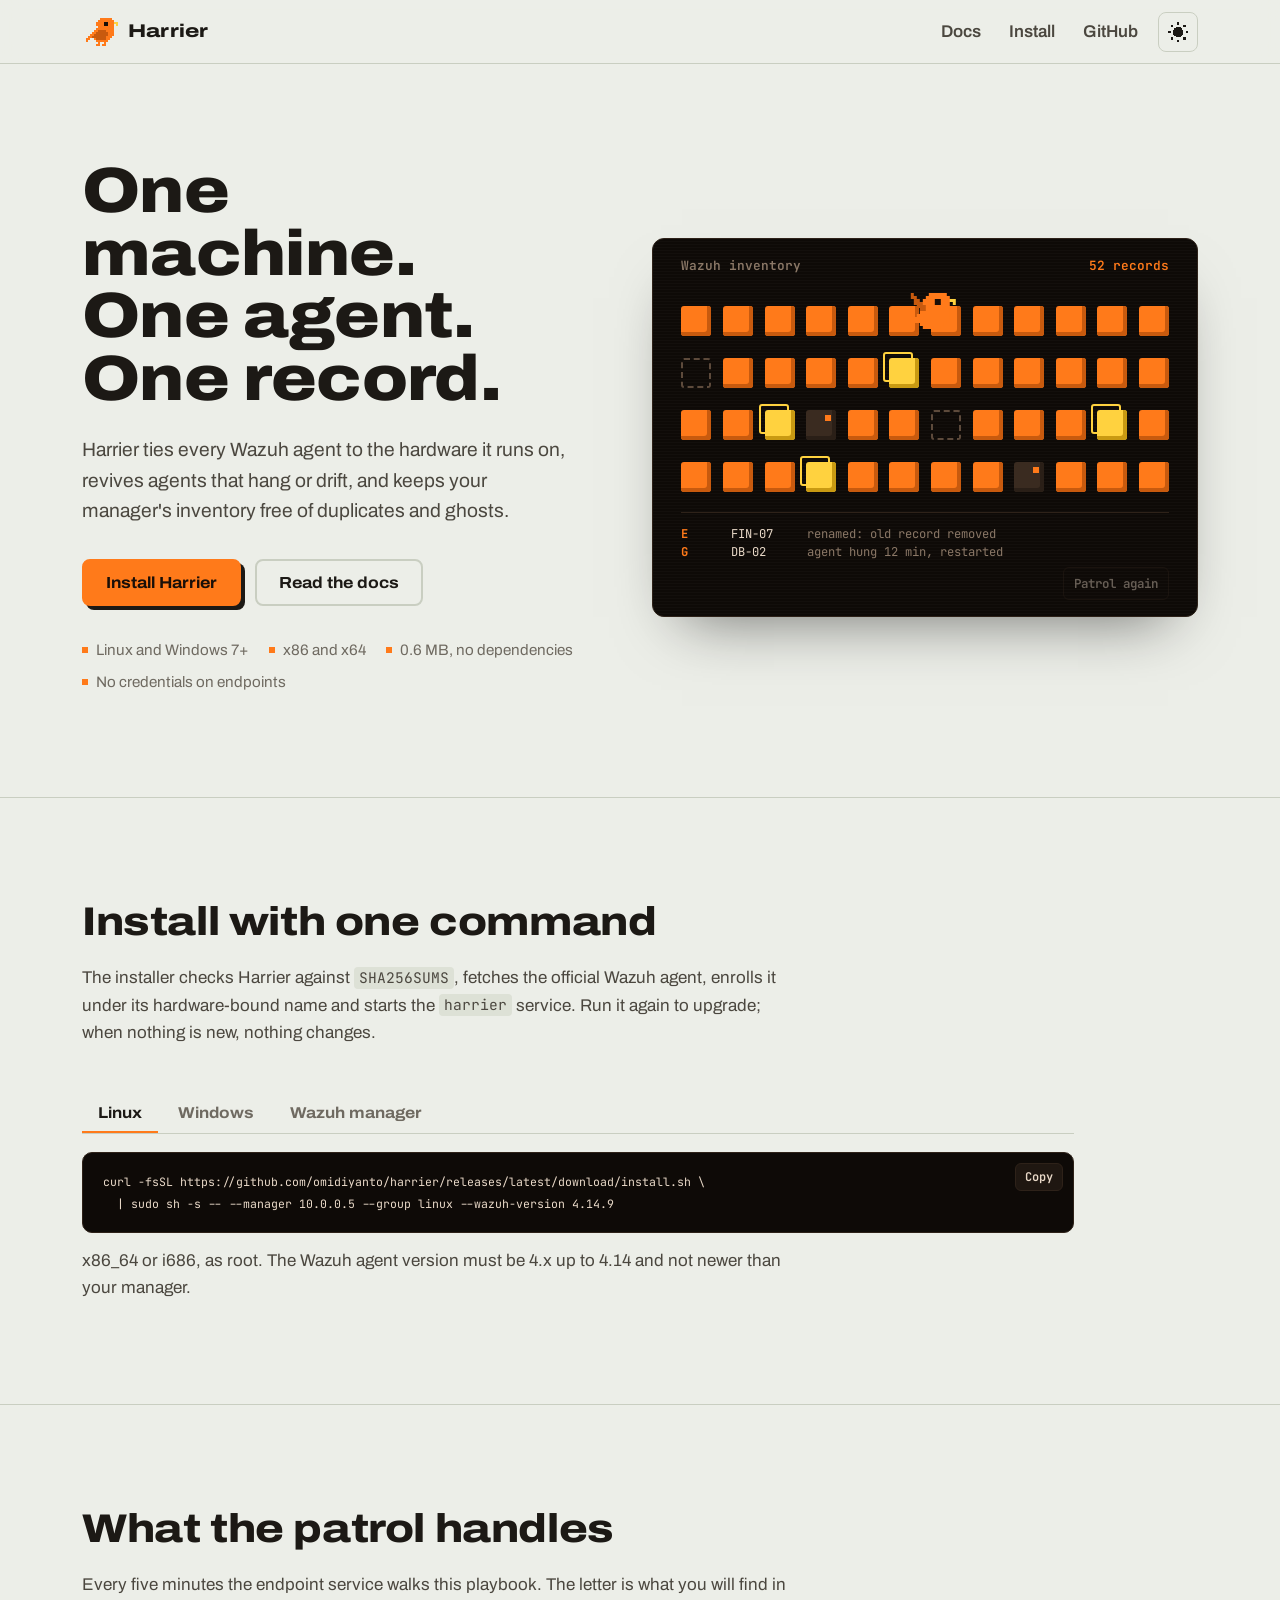
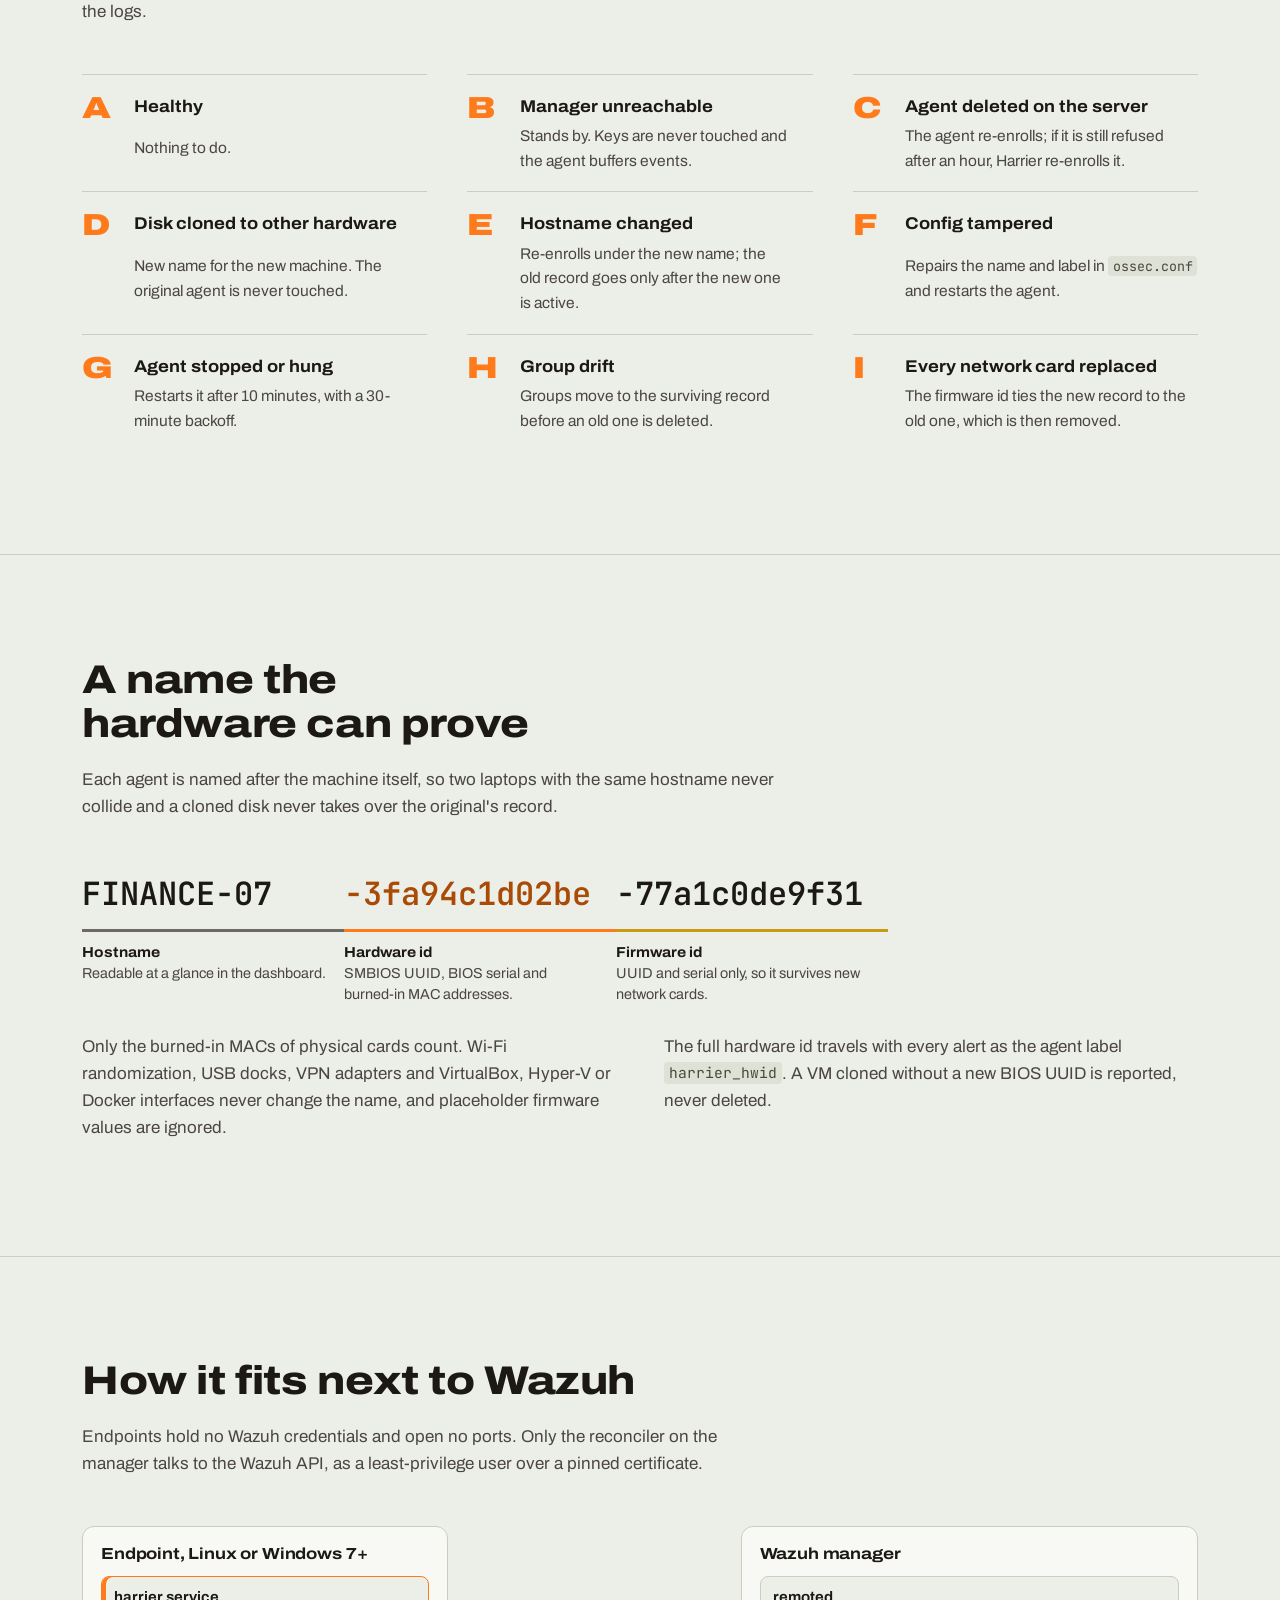
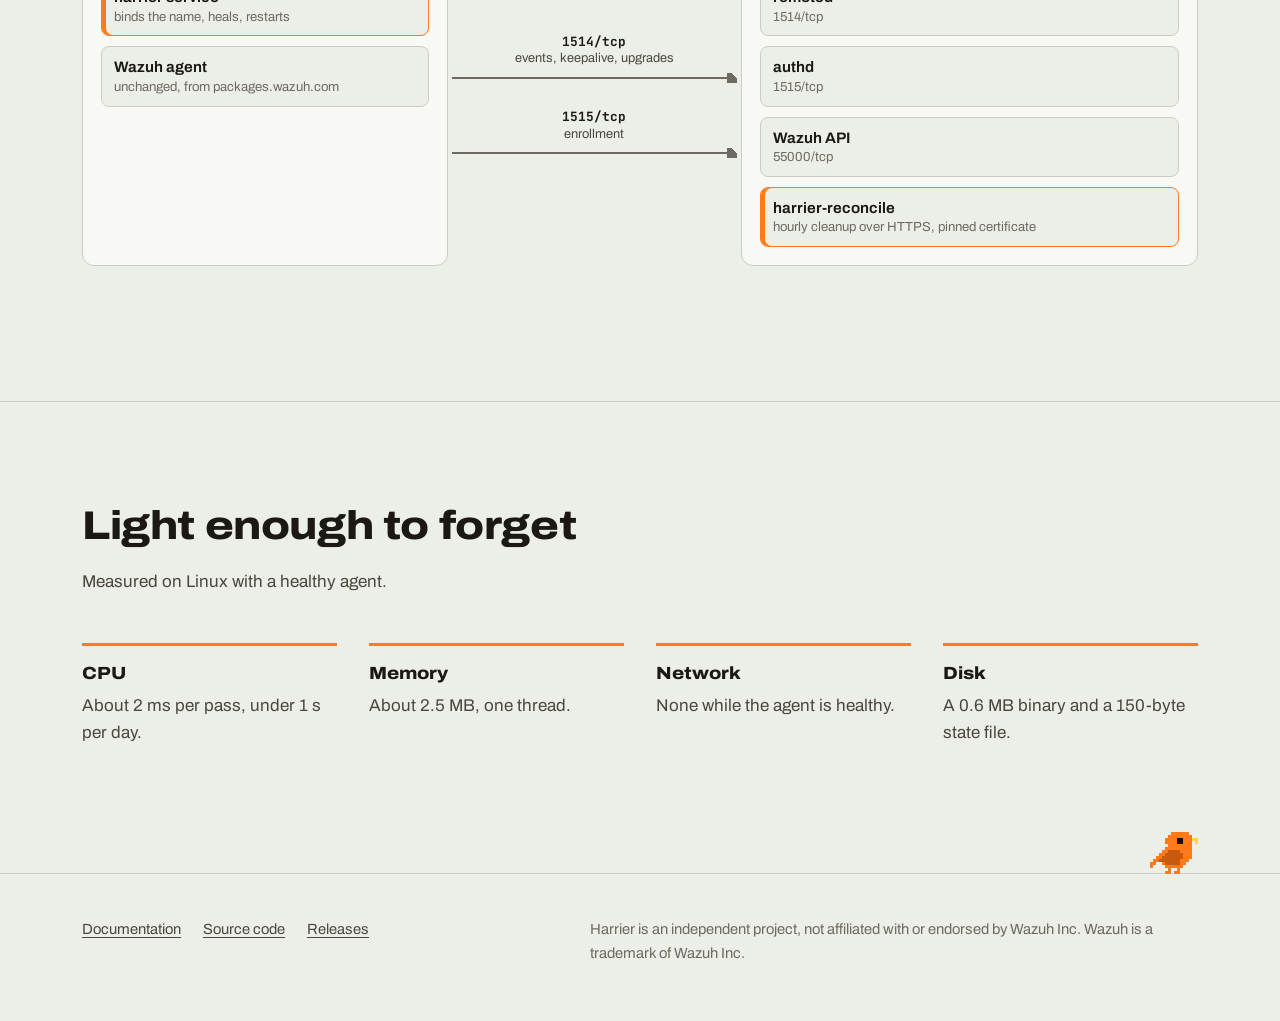
<file: site/index.html>
<!doctype html>
<html lang="en" data-theme="dark">
<head>
<meta charset="utf-8">
<meta name="viewport" content="width=device-width, initial-scale=1">
<title>Harrier, the fleet guardian for Wazuh</title>
<meta name="description" content="Harrier ties every Wazuh agent to its hardware, revives agents that hang or drift, and keeps the manager's inventory free of duplicates and ghosts. One dependency-free binary for Linux and Windows 7+.">
<meta name="theme-color" content="#120d0a">
<link rel="icon" href="brand/harrier-icon.svg" type="image/svg+xml">
<link rel="icon" href="brand/harrier-icon-32.png" sizes="32x32" type="image/png">
<link rel="apple-touch-icon" href="brand/harrier-icon-256.png">
<meta property="og:type" content="website">
<meta property="og:title" content="Harrier, the fleet guardian for Wazuh">
<meta property="og:description" content="One machine, one agent, one record. Hardware-bound agent identity, self-healing agents and a clean inventory for Wazuh.">
<meta property="og:image" content="%BASE_URL%/brand/harrier-social.png">
<meta name="twitter:card" content="summary_large_image">
<link rel="preconnect" href="https://fonts.googleapis.com">
<link rel="preconnect" href="https://fonts.gstatic.com" crossorigin>
<link rel="stylesheet" href="https://fonts.googleapis.com/css2?family=Archivo:wdth,wght@62..125,100..900&amp;family=JetBrains+Mono:wght@400;600&amp;display=swap">
<link rel="stylesheet" href="assets/site.css">
<script>try{var t=localStorage.getItem("harrier-theme")}catch(e){}document.documentElement.dataset.theme=t||(matchMedia("(prefers-color-scheme: light)").matches?"light":"dark");</script>
<script src="assets/site.js" defer></script>
<script src="assets/harrier.js" defer></script>
</head>
<body>
<a class="skip" href="#main">Skip to content</a>

<header class="topbar">
  <div class="wrap">
    <a class="brand" href="./" aria-label="Harrier home"><span data-bird="2"></span><span class="brand-name">Harrier</span></a>
    <nav class="topnav" aria-label="Main">
      <a href="docs.html">Docs</a>
      <a class="hide-narrow" href="#install">Install</a>
      <a href="https://github.com/omidiyanto/harrier">GitHub</a>
    </nav>
    <button class="icon-button" type="button" data-theme-toggle aria-pressed="false" aria-label="Switch to light theme">
      <svg class="moon" viewBox="0 0 16 16" shape-rendering="crispEdges" aria-hidden="true"><path fill="currentColor" d="M6 1h4v1H6zM4 2h2v1H4zM3 3h1v1H3zM2 4h1v2H2zM1 6h1v4H1zM2 10h1v2H2zM3 12h1v1H3zM4 13h2v1H4zM6 14h4v1H6zM10 13h2v1h-2zM12 12h1v1h-1zM13 10h1v2h-1zM9 9h4v1H9zM7 7h2v2H7zM6 3h1v4H6z"/></svg>
      <svg class="sun" viewBox="0 0 16 16" shape-rendering="crispEdges" aria-hidden="true"><path fill="currentColor" d="M7 0h2v2H7zM7 14h2v2H7zM0 7h2v2H0zM14 7h2v2h-2zM2 2h2v2H2zM12 2h2v2h-2zM2 12h2v2H2zM12 12h2v2h-2zM6 4h4v1H6zM5 5h6v6H5zM6 11h4v1H6zM4 6h1v4H4zM11 6h1v4h-1z"/></svg>
    </button>
  </div>
</header>

<main id="main">
  <section class="hero">
    <div class="wrap">
      <div>
        <h1><span>One machine.</span> <span>One agent.</span> <span>One record.</span></h1>
        <p class="lede">Harrier ties every Wazuh agent to the hardware it runs on, revives agents that hang or drift, and keeps your manager's inventory free of duplicates and ghosts.</p>
        <div class="actions">
          <a class="button primary" href="#install">Install Harrier</a>
          <a class="button quiet" href="docs.html">Read the docs</a>
        </div>
        <ul class="facts">
          <li>Linux and Windows 7+</li>
          <li>x86 and x64</li>
          <li>0.6 MB, no dependencies</li>
          <li>No credentials on endpoints</li>
        </ul>
      </div>

      <figure class="field">
        <figcaption class="field-head"><span>Wazuh inventory</span><span class="field-count"></span></figcaption>
        <p class="sr-only">Animation: the Harrier bird sweeps a fleet of agent records row by row, restarting hung agents and removing duplicate and stale records until one record per machine is left.</p>
        <div class="field-grid" aria-hidden="true"></div>
        <div class="field-foot">
          <ol class="field-log" aria-hidden="true"></ol>
          <button class="field-again" type="button">Patrol again</button>
        </div>
      </figure>
    </div>
  </section>

  <section class="band" id="install">
    <div class="wrap">
      <div class="band-head">
        <h2>Install with one command</h2>
        <p>The installer checks Harrier against <code>SHA256SUMS</code>, fetches the official Wazuh agent, enrolls it under its hardware-bound name and starts the <code>harrier</code> service. Run it again to upgrade; when nothing is new, nothing changes.</p>
      </div>
      <div class="tabs">
        <div role="tablist" aria-label="Where to install">
          <button role="tab" type="button" id="tab-linux" aria-controls="panel-linux" aria-selected="true">Linux</button>
          <button role="tab" type="button" id="tab-windows" aria-controls="panel-windows" aria-selected="false" tabindex="-1">Windows</button>
          <button role="tab" type="button" id="tab-server" aria-controls="panel-server" aria-selected="false" tabindex="-1">Wazuh manager</button>
        </div>
        <div role="tabpanel" id="panel-linux" aria-labelledby="tab-linux">
<pre><code>curl -fsSL https://github.com/omidiyanto/harrier/releases/latest/download/install.sh \
  | sudo sh -s -- --manager 10.0.0.5 --group linux --wazuh-version 4.14.9</code></pre>
          <p>x86_64 or i686, as root. The Wazuh agent version must be 4.x up to 4.14 and not newer than your manager.</p>
        </div>
        <div role="tabpanel" id="panel-windows" aria-labelledby="tab-windows" hidden>
<pre><code>[Net.ServicePointManager]::SecurityProtocol = 3072; &amp; ([scriptblock]::Create((New-Object Net.WebClient).DownloadString('https://github.com/omidiyanto/harrier/releases/latest/download/install.ps1'))) -Manager 10.0.0.5 -Group windows -WazuhVersion 4.14.9</code></pre>
          <p>x64 or x86, in an elevated PowerShell 3.0 or later. Windows 7 and Server 2008 R2 need WMF 5.1.</p>
        </div>
        <div role="tabpanel" id="panel-server" aria-labelledby="tab-server" hidden>
<pre><code>sudo HARRIER_API_PASSWORD='...' ./harrier-linux-x86_64 setup-server \
  --api-url https://127.0.0.1:55000 --api-user harrier</code></pre>
          <p>On the manager, with a <a href="docs.html#server-setup">least-privilege API user</a>. The first run only shows what would change; after that, <code>harrier-reconcile</code> cleans the inventory every hour.</p>
        </div>
      </div>
    </div>
  </section>

  <section class="band" id="patrol">
    <div class="wrap">
      <div class="band-head">
        <h2>What the patrol handles</h2>
        <p>Every five minutes the endpoint service walks this playbook. The letter is what you will find in the logs.</p>
      </div>
      <ol class="playbook">
        <li><span class="code">A</span><strong>Healthy</strong><span>Nothing to do.</span></li>
        <li><span class="code">B</span><strong>Manager unreachable</strong><span>Stands by. Keys are never touched and the agent buffers events.</span></li>
        <li><span class="code">C</span><strong>Agent deleted on the server</strong><span>The agent re-enrolls; if it is still refused after an hour, Harrier re-enrolls it.</span></li>
        <li><span class="code">D</span><strong>Disk cloned to other hardware</strong><span>New name for the new machine. The original agent is never touched.</span></li>
        <li><span class="code">E</span><strong>Hostname changed</strong><span>Re-enrolls under the new name; the old record goes only after the new one is active.</span></li>
        <li><span class="code">F</span><strong>Config tampered</strong><span>Repairs the name and label in <code>ossec.conf</code> and restarts the agent.</span></li>
        <li><span class="code">G</span><strong>Agent stopped or hung</strong><span>Restarts it after 10 minutes, with a 30-minute backoff.</span></li>
        <li><span class="code">H</span><strong>Group drift</strong><span>Groups move to the surviving record before an old one is deleted.</span></li>
        <li><span class="code">I</span><strong>Every network card replaced</strong><span>The firmware id ties the new record to the old one, which is then removed.</span></li>
      </ol>
    </div>
  </section>

  <section class="band" id="identity">
    <div class="wrap">
      <div class="band-head">
        <h2>A name the hardware can prove</h2>
        <p>Each agent is named after the machine itself, so two laptops with the same hostname never collide and a cloned disk never takes over the original's record.</p>
      </div>
      <div class="anatomy">
        <div><span class="part">FINANCE-07</span><span class="what"><b>Hostname</b>Readable at a glance in the dashboard.</span></div>
        <div class="hw"><span class="part">-3fa94c1d02be</span><span class="what"><b>Hardware id</b>SMBIOS UUID, BIOS serial and burned-in MAC addresses.</span></div>
        <div class="fw"><span class="part">-77a1c0de9f31</span><span class="what"><b>Firmware id</b>UUID and serial only, so it survives new network cards.</span></div>
      </div>
      <div class="split">
        <p>Only the burned-in MACs of physical cards count. Wi-Fi randomization, USB docks, VPN adapters and VirtualBox, Hyper-V or Docker interfaces never change the name, and placeholder firmware values are ignored.</p>
        <p>The full hardware id travels with every alert as the agent label <code>harrier_hwid</code>. A VM cloned without a new BIOS UUID is reported, never deleted.</p>
      </div>
    </div>
  </section>

  <section class="band" id="how">
    <div class="wrap">
      <div class="band-head">
        <h2>How it fits next to Wazuh</h2>
        <p>Endpoints hold no Wazuh credentials and open no ports. Only the reconciler on the manager talks to the Wazuh API, as a least-privilege user over a pinned certificate.</p>
      </div>
      <div class="arch">
        <div class="zone">
          <h3>Endpoint, Linux or Windows 7+</h3>
          <div class="node ours">harrier service<small>binds the name, heals, restarts</small></div>
          <div class="node">Wazuh agent<small>unchanged, from packages.wazuh.com</small></div>
        </div>
        <div class="wires">
          <div class="wire"><b>1514/tcp</b>events, keepalive, upgrades</div>
          <div class="wire"><b>1515/tcp</b>enrollment</div>
        </div>
        <div class="zone">
          <h3>Wazuh manager</h3>
          <div class="node">remoted<small>1514/tcp</small></div>
          <div class="node">authd<small>1515/tcp</small></div>
          <div class="node">Wazuh API<small>55000/tcp</small></div>
          <div class="node ours">harrier-reconcile<small>hourly cleanup over HTTPS, pinned certificate</small></div>
        </div>
      </div>
    </div>
  </section>

  <section class="band" id="footprint">
    <div class="wrap">
      <div class="band-head">
        <h2>Light enough to forget</h2>
        <p>Measured on Linux with a healthy agent.</p>
      </div>
      <dl class="specs">
        <div><dt>CPU</dt><dd>About 2 ms per pass, under 1 s per day.</dd></div>
        <div><dt>Memory</dt><dd>About 2.5 MB, one thread.</dd></div>
        <div><dt>Network</dt><dd>None while the agent is healthy.</dd></div>
        <div><dt>Disk</dt><dd>A 0.6 MB binary and a 150-byte state file.</dd></div>
      </dl>
    </div>
  </section>
</main>

<footer class="footer">
  <div class="wrap">
    <span class="footer-perch" data-bird="3" data-idle data-talk></span>
    <nav aria-label="Footer">
      <a href="docs.html">Documentation</a>
      <a href="https://github.com/omidiyanto/harrier">Source code</a>
      <a href="https://github.com/omidiyanto/harrier/releases">Releases</a>
    </nav>
    <p>Harrier is an independent project, not affiliated with or endorsed by Wazuh Inc. Wazuh is a trademark of Wazuh Inc.</p>
  </div>
</footer>
</body>
</html>
</file>
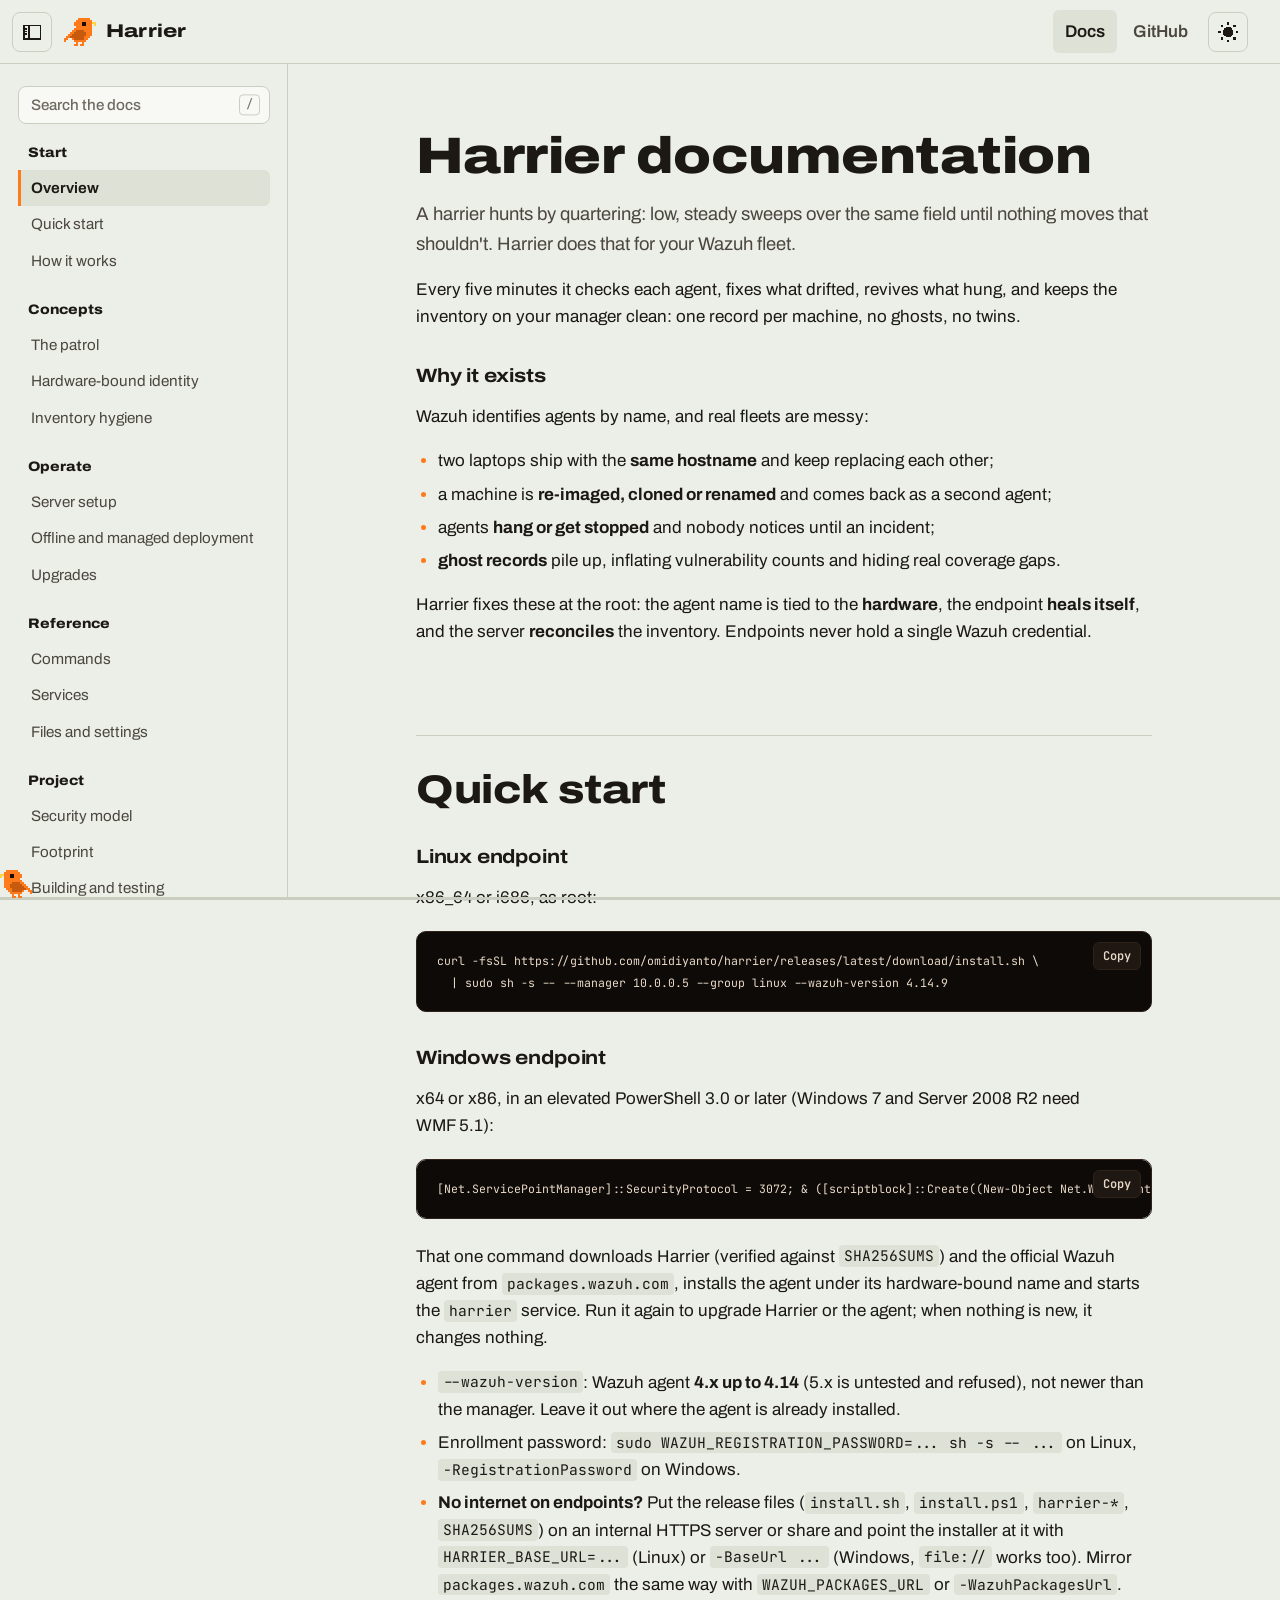
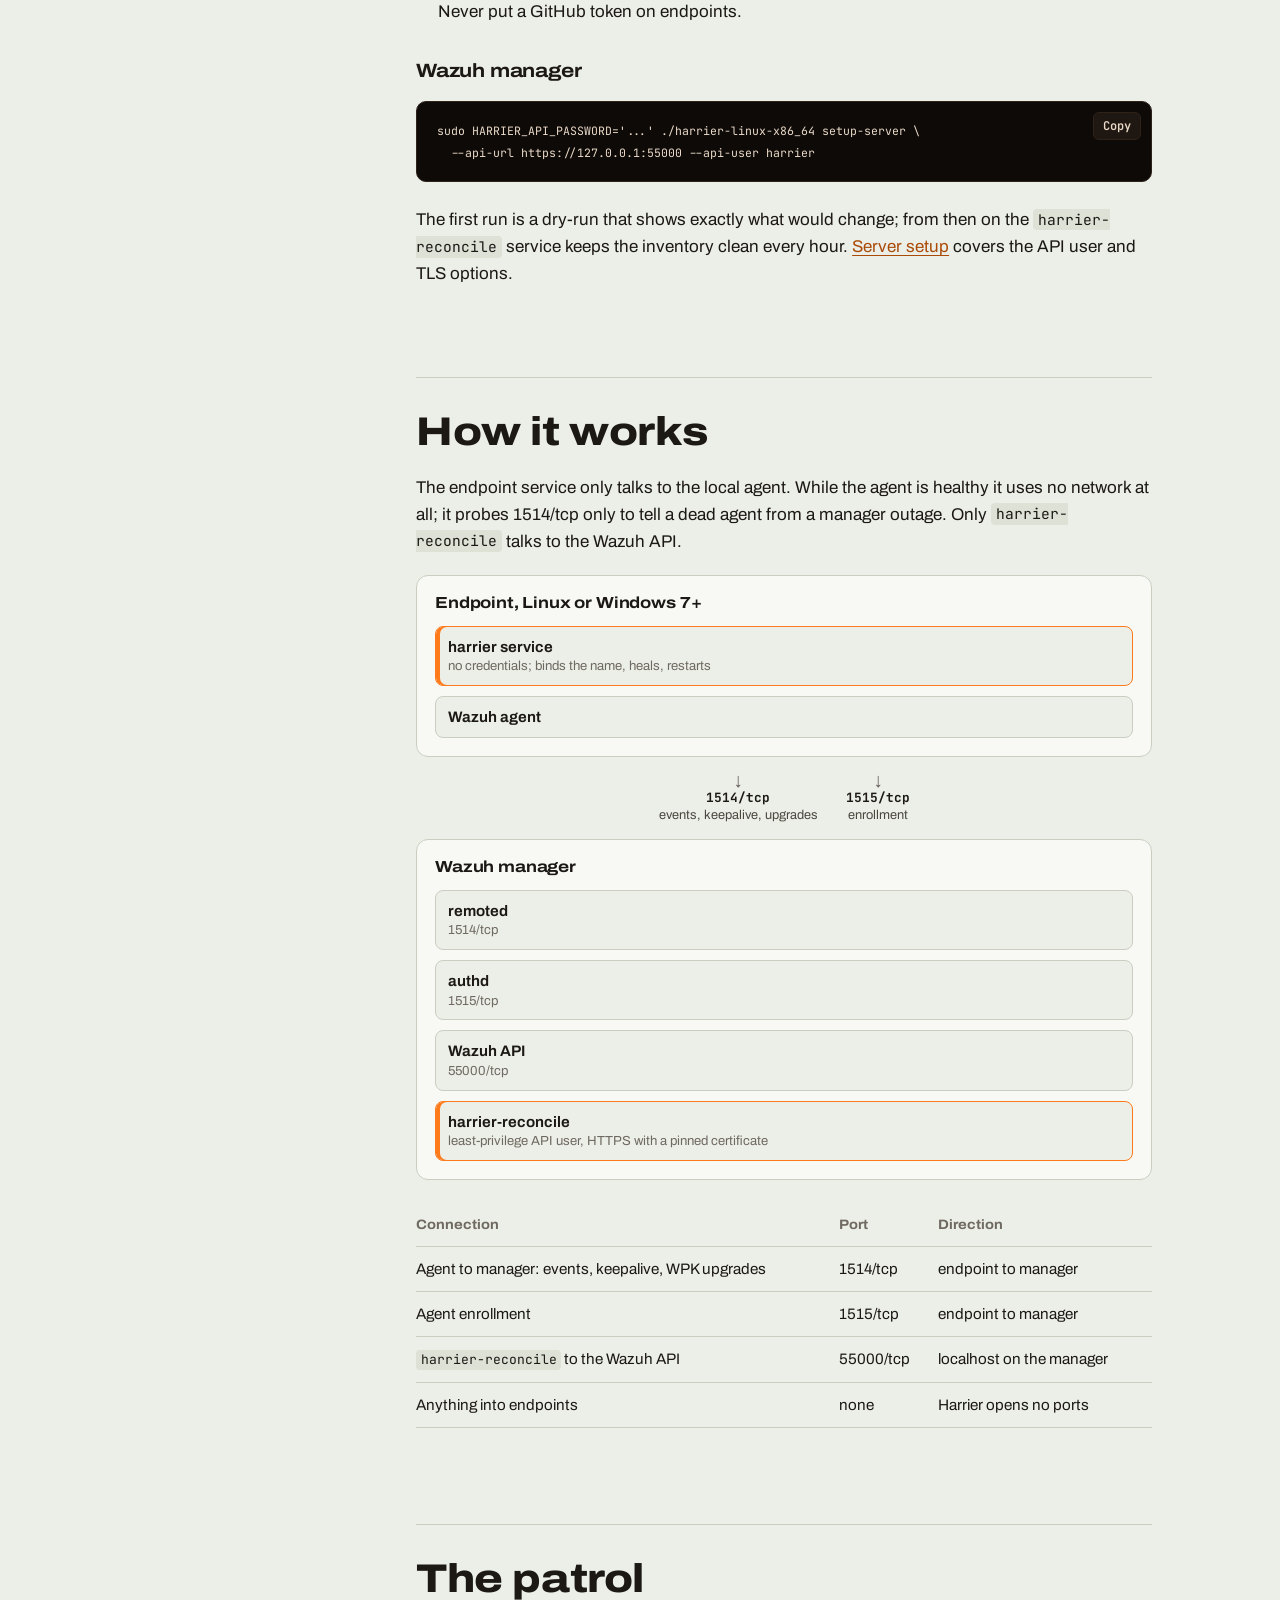
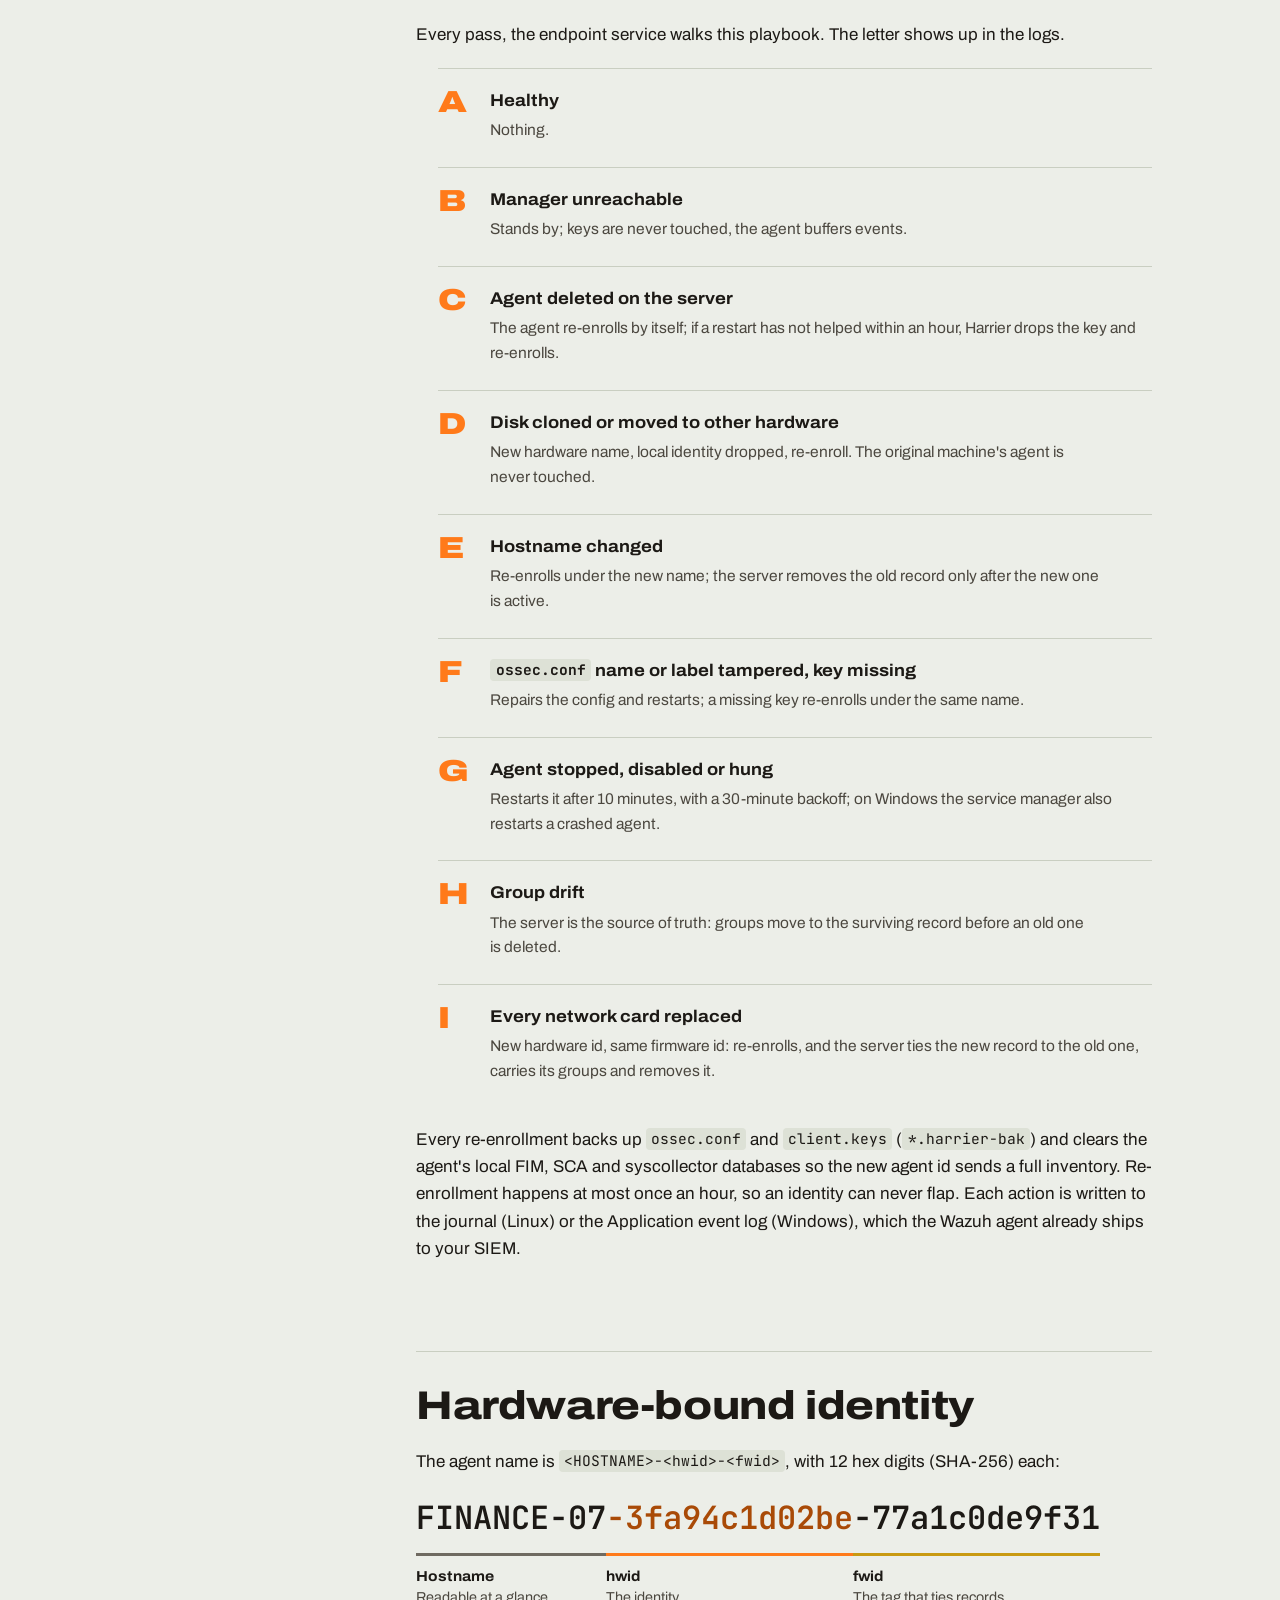
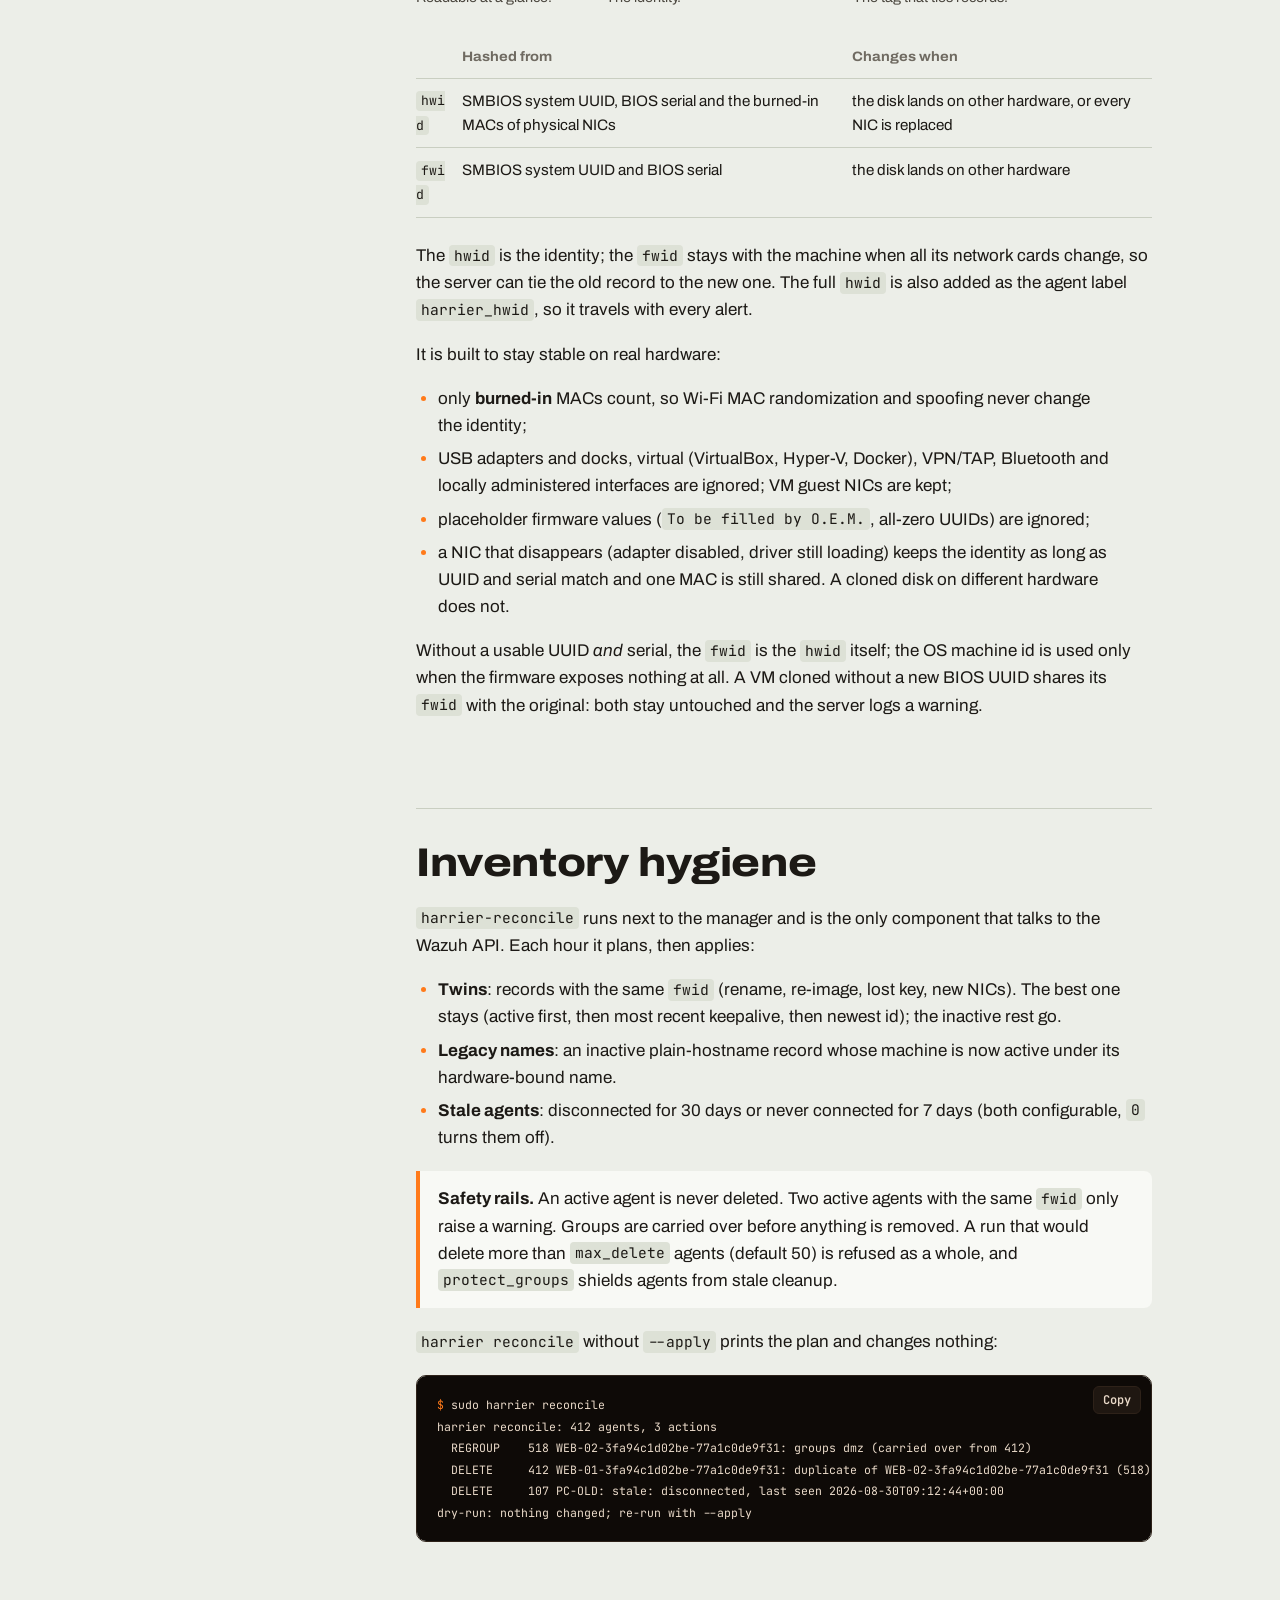
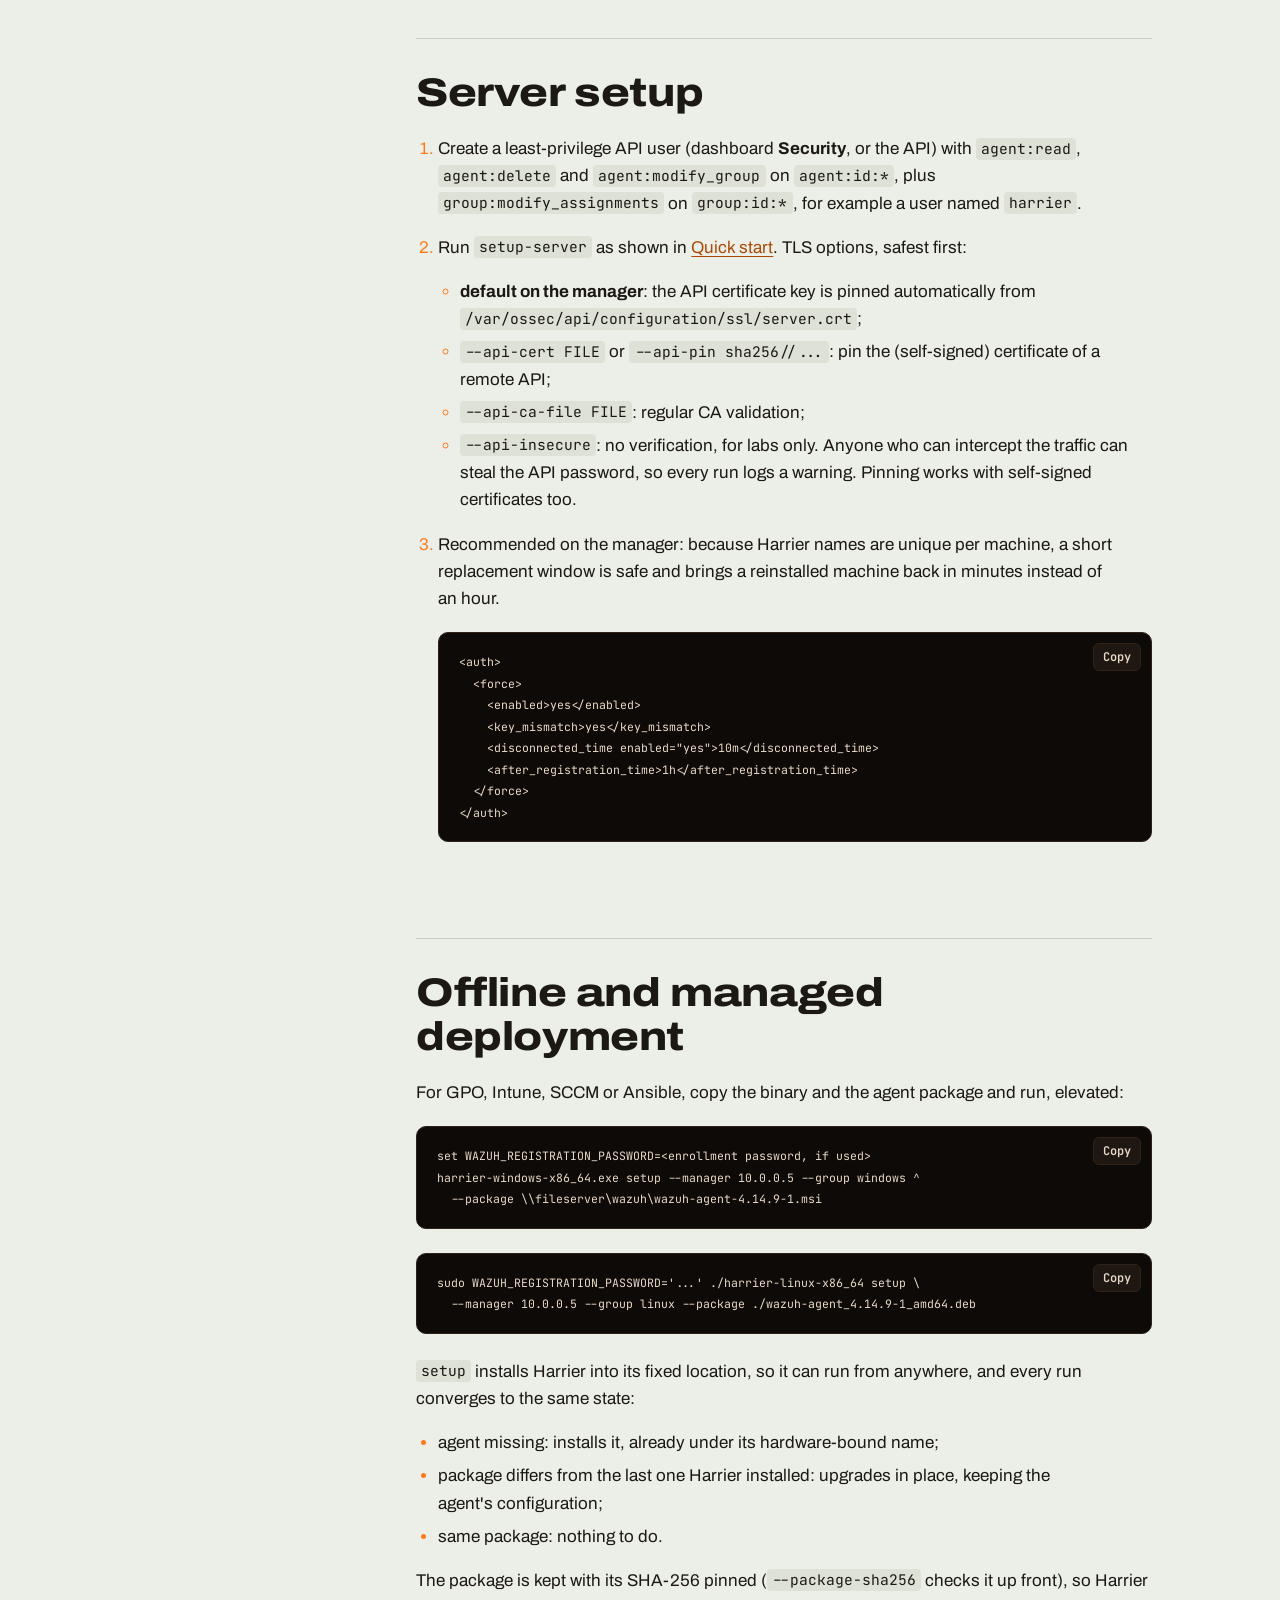
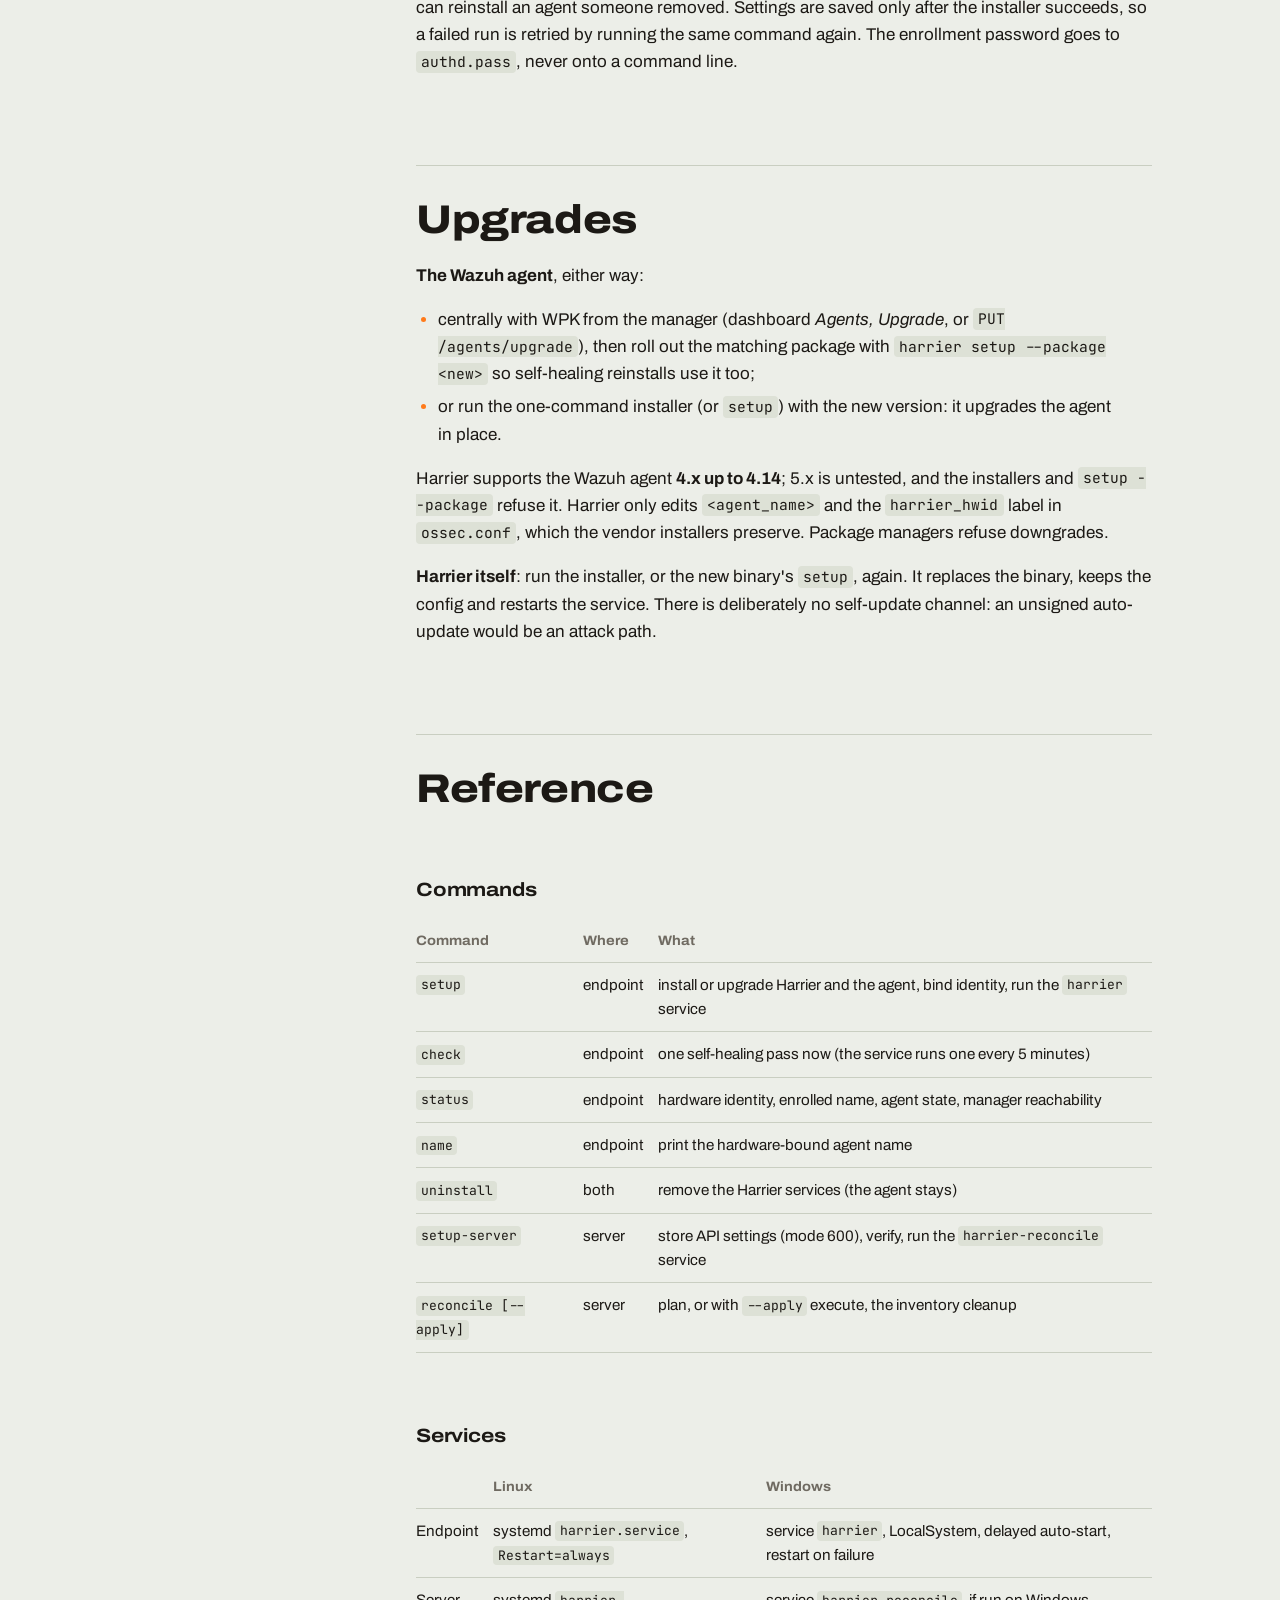
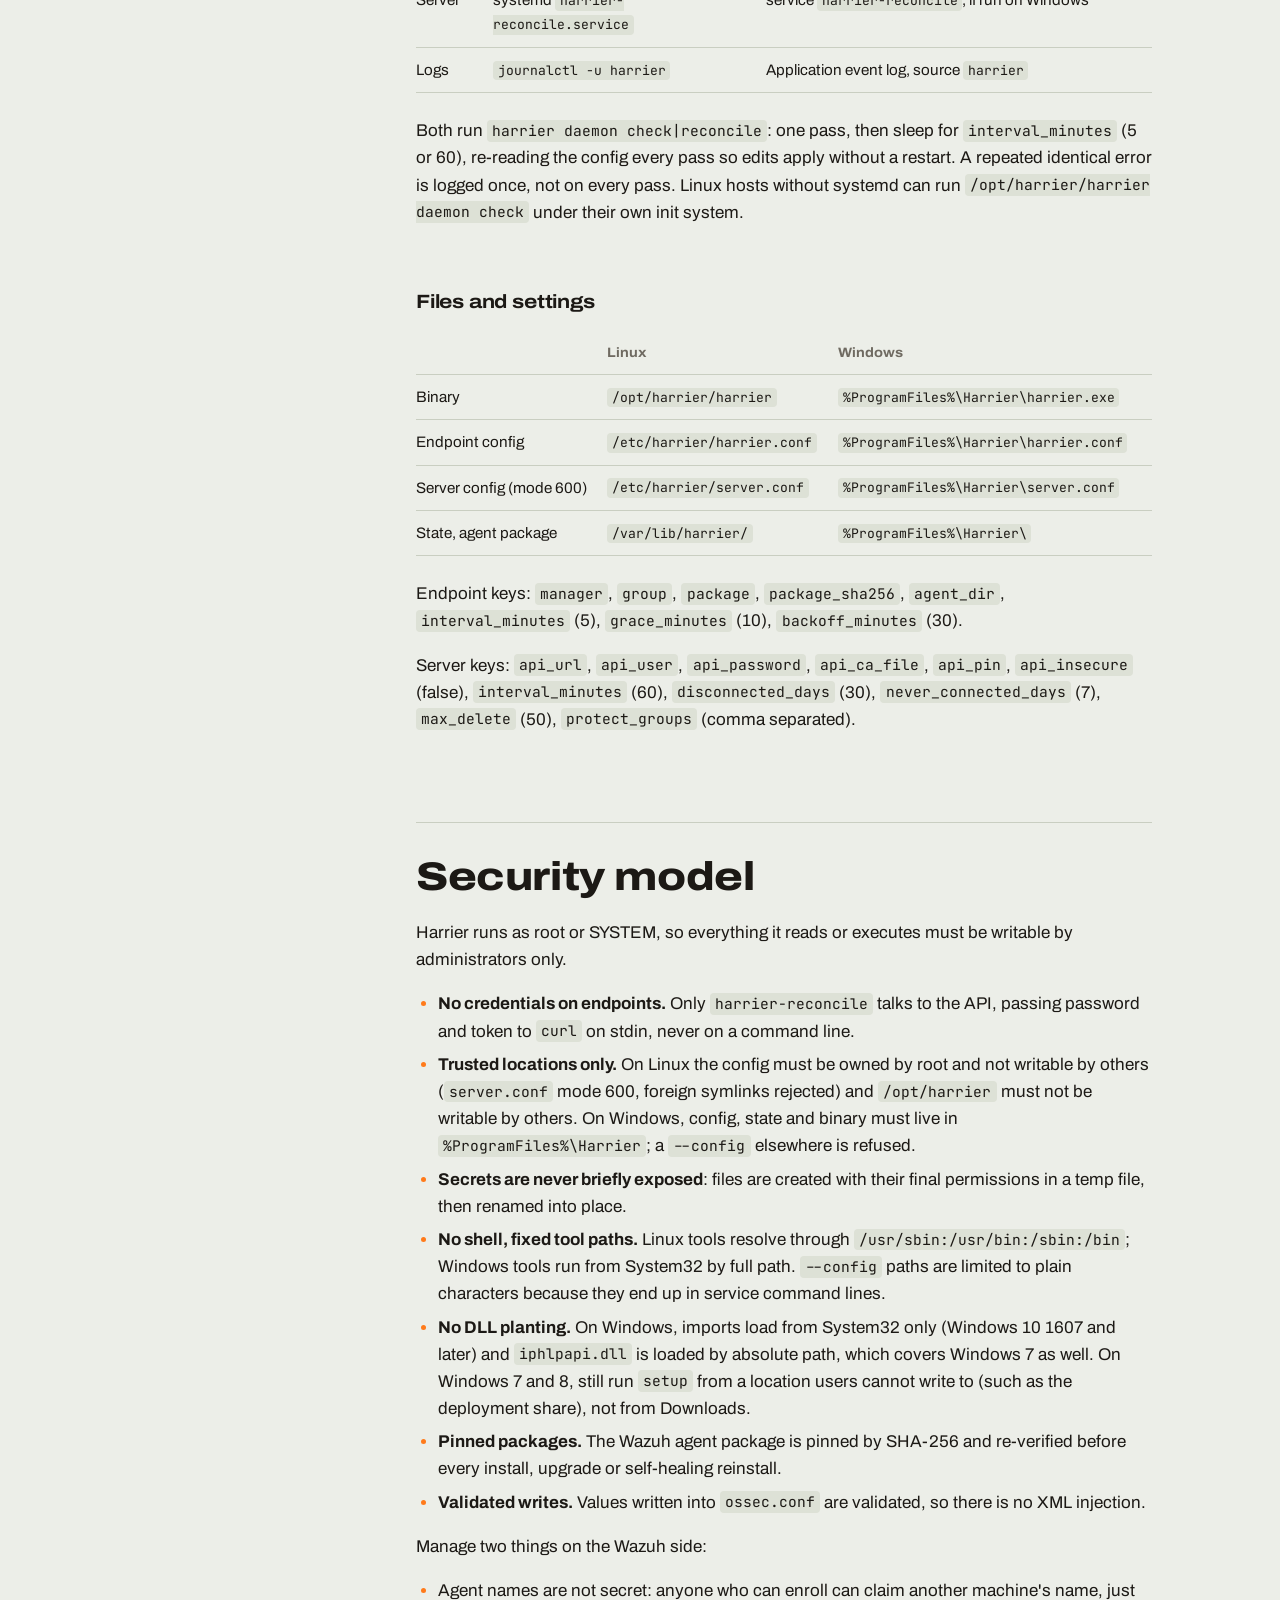
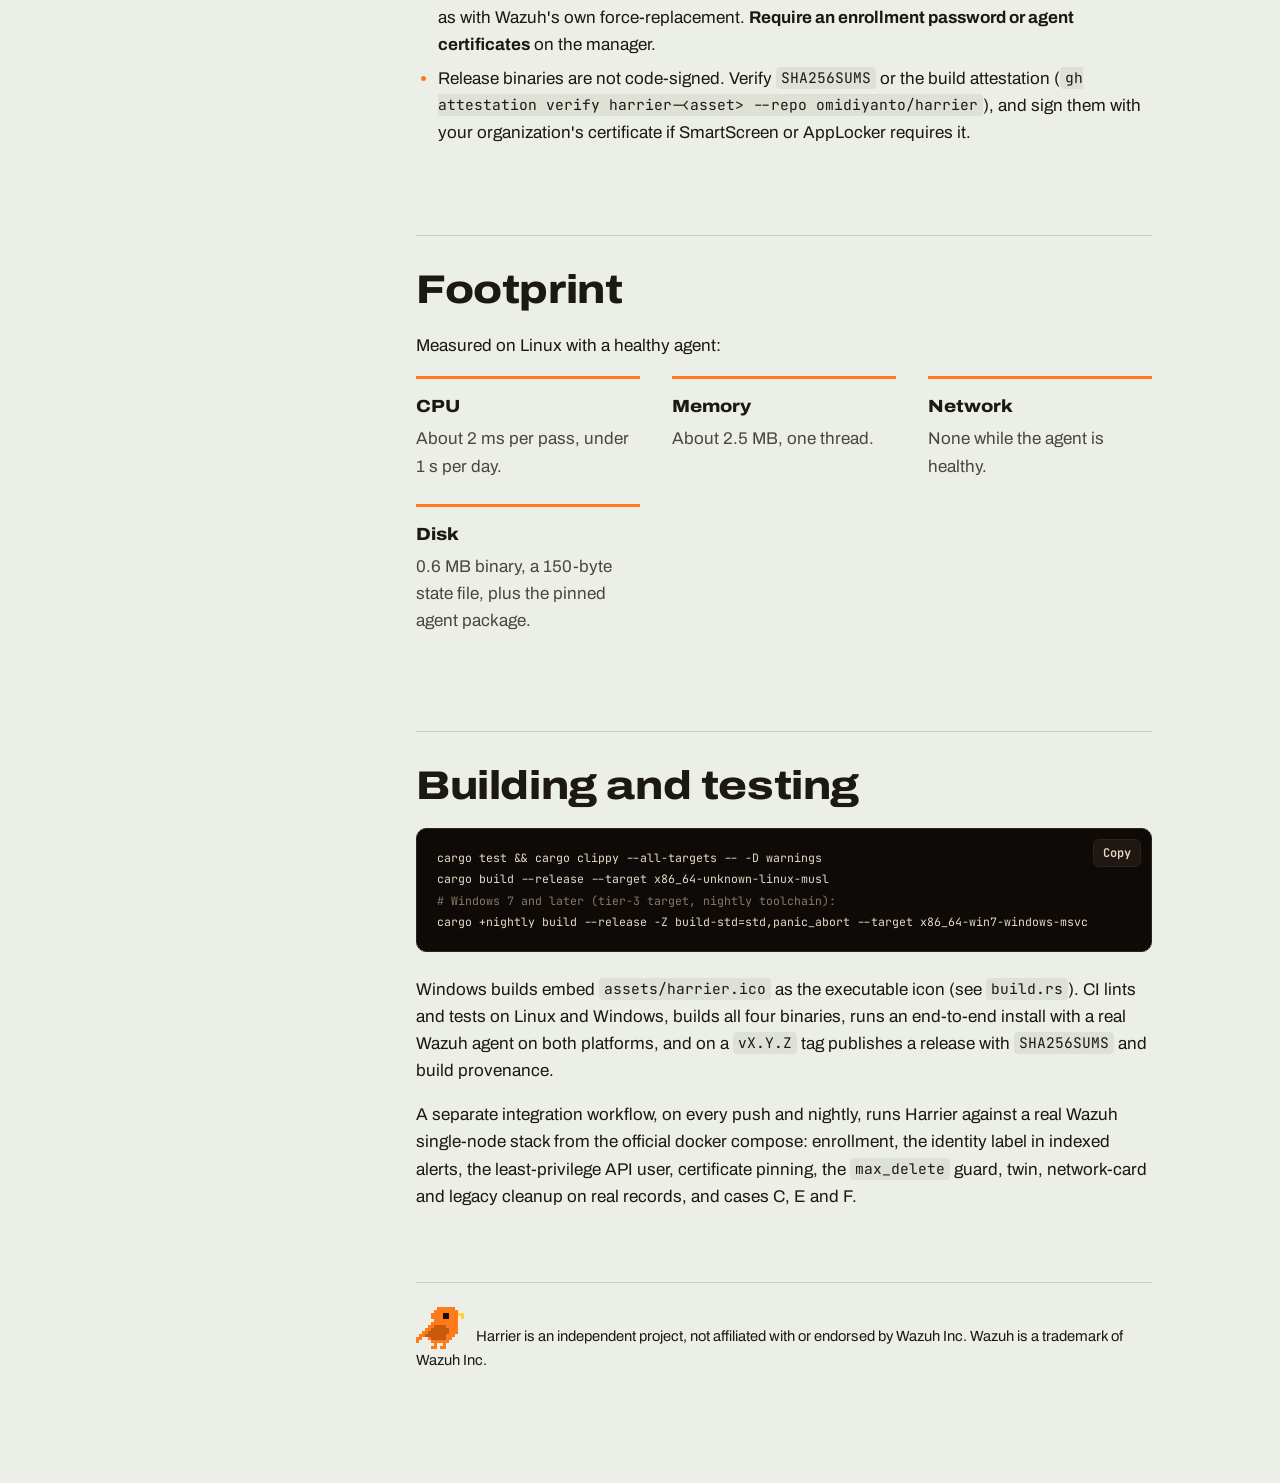
<file: site/docs.html>
<!doctype html>
<html lang="en" data-theme="dark">
<head>
<meta charset="utf-8">
<meta name="viewport" content="width=device-width, initial-scale=1">
<title>Harrier documentation</title>
<meta name="description" content="Install, operate and understand Harrier: hardware-bound Wazuh agent names, the self-healing patrol, inventory cleanup, server setup and reference.">
<meta name="theme-color" content="#120d0a">
<link rel="icon" href="brand/harrier-icon.svg" type="image/svg+xml">
<link rel="icon" href="brand/harrier-icon-32.png" sizes="32x32" type="image/png">
<link rel="apple-touch-icon" href="brand/harrier-icon-256.png">
<meta property="og:type" content="website">
<meta property="og:title" content="Harrier documentation">
<meta property="og:description" content="Install, operate and understand Harrier, the fleet guardian for Wazuh.">
<meta property="og:image" content="%BASE_URL%/brand/harrier-social.png">
<meta name="twitter:card" content="summary_large_image">
<link rel="preconnect" href="https://fonts.googleapis.com">
<link rel="preconnect" href="https://fonts.gstatic.com" crossorigin>
<link rel="stylesheet" href="https://fonts.googleapis.com/css2?family=Archivo:wdth,wght@62..125,100..900&amp;family=JetBrains+Mono:wght@400;600&amp;display=swap">
<link rel="stylesheet" href="assets/site.css">
<script>try{var t=localStorage.getItem("harrier-theme"),s=localStorage.getItem("harrier-sidebar")}catch(e){}var r=document.documentElement;r.dataset.theme=t||(matchMedia("(prefers-color-scheme: light)").matches?"light":"dark");if(s==="hidden")r.dataset.sidebar="hidden";</script>
<script src="assets/site.js" defer></script>
<script src="assets/harrier.js" defer></script>
</head>
<body class="docs">
<a class="skip" href="#main">Skip to content</a>

<header class="topbar">
  <div class="topbar-inner">
    <button class="icon-button" type="button" data-sidebar-toggle aria-controls="sidebar" aria-expanded="true" aria-label="Hide navigation">
      <svg viewBox="0 0 16 16" shape-rendering="crispEdges" aria-hidden="true"><path fill="currentColor" d="M1 2h14v1H1zM1 13h14v1H1zM1 3h1v10H1zM14 3h1v10h-1zM5 3h1v10H5zM2 5h2v1H2zM2 7h2v1H2zM2 9h2v1H2z"/></svg>
    </button>
    <a class="brand" href="./" aria-label="Harrier home"><span data-bird="2"></span><span class="brand-name">Harrier</span></a>
    <nav class="topnav" aria-label="Main">
      <a href="docs.html" aria-current="page">Docs</a>
      <a href="https://github.com/omidiyanto/harrier">GitHub</a>
    </nav>
    <button class="icon-button" type="button" data-theme-toggle aria-pressed="false" aria-label="Switch to light theme">
      <svg class="moon" viewBox="0 0 16 16" shape-rendering="crispEdges" aria-hidden="true"><path fill="currentColor" d="M6 1h4v1H6zM4 2h2v1H4zM3 3h1v1H3zM2 4h1v2H2zM1 6h1v4H1zM2 10h1v2H2zM3 12h1v1H3zM4 13h2v1H4zM6 14h4v1H6zM10 13h2v1h-2zM12 12h1v1h-1zM13 10h1v2h-1zM9 9h4v1H9zM7 7h2v2H7zM6 3h1v4H6z"/></svg>
      <svg class="sun" viewBox="0 0 16 16" shape-rendering="crispEdges" aria-hidden="true"><path fill="currentColor" d="M7 0h2v2H7zM7 14h2v2H7zM0 7h2v2H0zM14 7h2v2h-2zM2 2h2v2H2zM12 2h2v2h-2zM2 12h2v2H2zM12 12h2v2h-2zM6 4h4v1H6zM5 5h6v6H5zM6 11h4v1H6zM4 6h1v4H4zM11 6h1v4h-1z"/></svg>
    </button>
  </div>
</header>
<div class="progress" aria-hidden="true"><div class="progress-fill"></div></div>

<div class="docs-layout">
  <aside class="sidebar" id="sidebar" aria-label="Documentation">
    <div class="sidebar-inner">
      <div class="search-box">
        <label class="sr-only" for="search">Search the documentation</label>
        <input id="search" type="search" placeholder="Search the docs" autocomplete="off" spellcheck="false">
        <kbd aria-hidden="true">/</kbd>
      </div>
      <p class="search-empty" role="status" hidden></p>
      <nav aria-label="Sections">
        <div class="group"><span>Start</span><ul>
          <li><a href="#overview">Overview</a></li>
          <li><a href="#quick-start">Quick start</a></li>
          <li><a href="#how-it-works">How it works</a></li>
        </ul></div>
        <div class="group"><span>Concepts</span><ul>
          <li><a href="#patrol">The patrol</a></li>
          <li><a href="#identity">Hardware-bound identity</a></li>
          <li><a href="#hygiene">Inventory hygiene</a></li>
        </ul></div>
        <div class="group"><span>Operate</span><ul>
          <li><a href="#server-setup">Server setup</a></li>
          <li><a href="#deployment">Offline and managed deployment</a></li>
          <li><a href="#upgrades">Upgrades</a></li>
        </ul></div>
        <div class="group"><span>Reference</span><ul>
          <li><a href="#commands">Commands</a></li>
          <li><a href="#services">Services</a></li>
          <li><a href="#files">Files and settings</a></li>
        </ul></div>
        <div class="group"><span>Project</span><ul>
          <li><a href="#security">Security model</a></li>
          <li><a href="#footprint">Footprint</a></li>
          <li><a href="#building">Building and testing</a></li>
        </ul></div>
      </nav>
    </div>
  </aside>
  <div class="drawer-backdrop"></div>

  <main class="doc" id="main">
    <div class="doc-inner">

      <section id="overview">
        <h1>Harrier documentation</h1>
        <p class="intro">A harrier hunts by quartering: low, steady sweeps over the same field until nothing moves that shouldn't. Harrier does that for your Wazuh fleet.</p>
        <p>Every five minutes it checks each agent, fixes what drifted, revives what hung, and keeps the inventory on your manager clean: one record per machine, no ghosts, no twins.</p>
        <h3>Why it exists</h3>
        <p>Wazuh identifies agents by name, and real fleets are messy:</p>
        <ul>
          <li>two laptops ship with the <strong>same hostname</strong> and keep replacing each other;</li>
          <li>a machine is <strong>re-imaged, cloned or renamed</strong> and comes back as a second agent;</li>
          <li>agents <strong>hang or get stopped</strong> and nobody notices until an incident;</li>
          <li><strong>ghost records</strong> pile up, inflating vulnerability counts and hiding real coverage gaps.</li>
        </ul>
        <p>Harrier fixes these at the root: the agent name is tied to the <strong>hardware</strong>, the endpoint <strong>heals itself</strong>, and the server <strong>reconciles</strong> the inventory. Endpoints never hold a single Wazuh credential.</p>
      </section>

      <section id="quick-start">
        <h2>Quick start</h2>
        <h3>Linux endpoint</h3>
        <p>x86_64 or i686, as root:</p>
<pre><code>curl -fsSL https://github.com/omidiyanto/harrier/releases/latest/download/install.sh \
  | sudo sh -s -- --manager 10.0.0.5 --group linux --wazuh-version 4.14.9</code></pre>
        <h3>Windows endpoint</h3>
        <p>x64 or x86, in an elevated PowerShell 3.0 or later (Windows 7 and Server 2008 R2 need WMF 5.1):</p>
<pre><code>[Net.ServicePointManager]::SecurityProtocol = 3072; &amp; ([scriptblock]::Create((New-Object Net.WebClient).DownloadString('https://github.com/omidiyanto/harrier/releases/latest/download/install.ps1'))) -Manager 10.0.0.5 -Group windows -WazuhVersion 4.14.9</code></pre>
        <p>That one command downloads Harrier (verified against <code>SHA256SUMS</code>) and the official Wazuh agent from <code>packages.wazuh.com</code>, installs the agent under its hardware-bound name and starts the <code>harrier</code> service. Run it again to upgrade Harrier or the agent; when nothing is new, it changes nothing.</p>
        <ul>
          <li><code>--wazuh-version</code>: Wazuh agent <strong>4.x up to 4.14</strong> (5.x is untested and refused), not newer than the manager. Leave it out where the agent is already installed.</li>
          <li>Enrollment password: <code>sudo WAZUH_REGISTRATION_PASSWORD=... sh -s -- ...</code> on Linux, <code>-RegistrationPassword</code> on Windows.</li>
          <li><strong>No internet on endpoints?</strong> Put the release files (<code>install.sh</code>, <code>install.ps1</code>, <code>harrier-*</code>, <code>SHA256SUMS</code>) on an internal HTTPS server or share and point the installer at it with <code>HARRIER_BASE_URL=...</code> (Linux) or <code>-BaseUrl ...</code> (Windows, <code>file://</code> works too). Mirror <code>packages.wazuh.com</code> the same way with <code>WAZUH_PACKAGES_URL</code> or <code>-WazuhPackagesUrl</code>. Never put a GitHub token on endpoints.</li>
        </ul>
        <h3>Wazuh manager</h3>
<pre><code>sudo HARRIER_API_PASSWORD='...' ./harrier-linux-x86_64 setup-server \
  --api-url https://127.0.0.1:55000 --api-user harrier</code></pre>
        <p>The first run is a dry-run that shows exactly what would change; from then on the <code>harrier-reconcile</code> service keeps the inventory clean every hour. <a href="#server-setup">Server setup</a> covers the API user and TLS options.</p>
      </section>

      <section id="how-it-works">
        <h2>How it works</h2>
        <p>The endpoint service only talks to the local agent. While the agent is healthy it uses no network at all; it probes 1514/tcp only to tell a dead agent from a manager outage. Only <code>harrier-reconcile</code> talks to the Wazuh API.</p>
        <div class="arch">
          <div class="zone">
            <h3>Endpoint, Linux or Windows 7+</h3>
            <div class="node ours">harrier service<small>no credentials; binds the name, heals, restarts</small></div>
            <div class="node">Wazuh agent</div>
          </div>
          <div class="wires">
            <div class="wire"><b>1514/tcp</b>events, keepalive, upgrades</div>
            <div class="wire"><b>1515/tcp</b>enrollment</div>
          </div>
          <div class="zone">
            <h3>Wazuh manager</h3>
            <div class="node">remoted <small>1514/tcp</small></div>
            <div class="node">authd <small>1515/tcp</small></div>
            <div class="node">Wazuh API <small>55000/tcp</small></div>
            <div class="node ours">harrier-reconcile<small>least-privilege API user, HTTPS with a pinned certificate</small></div>
          </div>
        </div>
        <div class="table-scroll"><table>
          <thead><tr><th>Connection</th><th>Port</th><th>Direction</th></tr></thead>
          <tbody>
            <tr><td>Agent to manager: events, keepalive, WPK upgrades</td><td>1514/tcp</td><td>endpoint to manager</td></tr>
            <tr><td>Agent enrollment</td><td>1515/tcp</td><td>endpoint to manager</td></tr>
            <tr><td><code>harrier-reconcile</code> to the Wazuh API</td><td>55000/tcp</td><td>localhost on the manager</td></tr>
            <tr><td>Anything into endpoints</td><td>none</td><td>Harrier opens no ports</td></tr>
          </tbody>
        </table></div>
      </section>

      <section id="patrol">
        <h2>The patrol</h2>
        <p>Every pass, the endpoint service walks this playbook. The letter shows up in the logs.</p>
        <ol class="playbook">
          <li><span class="code">A</span><strong>Healthy</strong><span>Nothing.</span></li>
          <li><span class="code">B</span><strong>Manager unreachable</strong><span>Stands by; keys are never touched, the agent buffers events.</span></li>
          <li><span class="code">C</span><strong>Agent deleted on the server</strong><span>The agent re-enrolls by itself; if a restart has not helped within an hour, Harrier drops the key and re-enrolls.</span></li>
          <li><span class="code">D</span><strong>Disk cloned or moved to other hardware</strong><span>New hardware name, local identity dropped, re-enroll. The original machine's agent is never touched.</span></li>
          <li><span class="code">E</span><strong>Hostname changed</strong><span>Re-enrolls under the new name; the server removes the old record only after the new one is active.</span></li>
          <li><span class="code">F</span><strong><code>ossec.conf</code> name or label tampered, key missing</strong><span>Repairs the config and restarts; a missing key re-enrolls under the same name.</span></li>
          <li><span class="code">G</span><strong>Agent stopped, disabled or hung</strong><span>Restarts it after 10 minutes, with a 30-minute backoff; on Windows the service manager also restarts a crashed agent.</span></li>
          <li><span class="code">H</span><strong>Group drift</strong><span>The server is the source of truth: groups move to the surviving record before an old one is deleted.</span></li>
          <li><span class="code">I</span><strong>Every network card replaced</strong><span>New hardware id, same firmware id: re-enrolls, and the server ties the new record to the old one, carries its groups and removes it.</span></li>
        </ol>
        <p>Every re-enrollment backs up <code>ossec.conf</code> and <code>client.keys</code> (<code>*.harrier-bak</code>) and clears the agent's local FIM, SCA and syscollector databases so the new agent id sends a full inventory. Re-enrollment happens at most once an hour, so an identity can never flap. Each action is written to the journal (Linux) or the Application event log (Windows), which the Wazuh agent already ships to your SIEM.</p>
      </section>

      <section id="identity">
        <h2>Hardware-bound identity</h2>
        <p>The agent name is <code>&lt;HOSTNAME&gt;-&lt;hwid&gt;-&lt;fwid&gt;</code>, with 12 hex digits (SHA-256) each:</p>
        <div class="anatomy">
          <div><span class="part">FINANCE-07</span><span class="what"><b>Hostname</b>Readable at a glance.</span></div>
          <div class="hw"><span class="part">-3fa94c1d02be</span><span class="what"><b>hwid</b>The identity.</span></div>
          <div class="fw"><span class="part">-77a1c0de9f31</span><span class="what"><b>fwid</b>The tag that ties records.</span></div>
        </div>
        <div class="table-scroll"><table>
          <thead><tr><th></th><th>Hashed from</th><th>Changes when</th></tr></thead>
          <tbody>
            <tr><td><code>hwid</code></td><td>SMBIOS system UUID, BIOS serial and the burned-in MACs of physical NICs</td><td>the disk lands on other hardware, or every NIC is replaced</td></tr>
            <tr><td><code>fwid</code></td><td>SMBIOS system UUID and BIOS serial</td><td>the disk lands on other hardware</td></tr>
          </tbody>
        </table></div>
        <p>The <code>hwid</code> is the identity; the <code>fwid</code> stays with the machine when all its network cards change, so the server can tie the old record to the new one. The full <code>hwid</code> is also added as the agent label <code>harrier_hwid</code>, so it travels with every alert.</p>
        <p>It is built to stay stable on real hardware:</p>
        <ul>
          <li>only <strong>burned-in</strong> MACs count, so Wi-Fi MAC randomization and spoofing never change the identity;</li>
          <li>USB adapters and docks, virtual (VirtualBox, Hyper-V, Docker), VPN/TAP, Bluetooth and locally administered interfaces are ignored; VM guest NICs are kept;</li>
          <li>placeholder firmware values (<code>To be filled by O.E.M.</code>, all-zero UUIDs) are ignored;</li>
          <li>a NIC that disappears (adapter disabled, driver still loading) keeps the identity as long as UUID and serial match and one MAC is still shared. A cloned disk on different hardware does not.</li>
        </ul>
        <p>Without a usable UUID <em>and</em> serial, the <code>fwid</code> is the <code>hwid</code> itself; the OS machine id is used only when the firmware exposes nothing at all. A VM cloned without a new BIOS UUID shares its <code>fwid</code> with the original: both stay untouched and the server logs a warning.</p>
      </section>

      <section id="hygiene">
        <h2>Inventory hygiene</h2>
        <p><code>harrier-reconcile</code> runs next to the manager and is the only component that talks to the Wazuh API. Each hour it plans, then applies:</p>
        <ul>
          <li><strong>Twins</strong>: records with the same <code>fwid</code> (rename, re-image, lost key, new NICs). The best one stays (active first, then most recent keepalive, then newest id); the inactive rest go.</li>
          <li><strong>Legacy names</strong>: an inactive plain-hostname record whose machine is now active under its hardware-bound name.</li>
          <li><strong>Stale agents</strong>: disconnected for 30 days or never connected for 7 days (both configurable, <code>0</code> turns them off).</li>
        </ul>
        <div class="note"><p><strong>Safety rails.</strong> An active agent is never deleted. Two active agents with the same <code>fwid</code> only raise a warning. Groups are carried over before anything is removed. A run that would delete more than <code>max_delete</code> agents (default 50) is refused as a whole, and <code>protect_groups</code> shields agents from stale cleanup.</p></div>
        <p><code>harrier reconcile</code> without <code>--apply</code> prints the plan and changes nothing:</p>
<pre><code><span class="prompt">$ </span>sudo harrier reconcile
harrier reconcile: 412 agents, 3 actions
  REGROUP    518 WEB-02-3fa94c1d02be-77a1c0de9f31: groups dmz (carried over from 412)
  DELETE     412 WEB-01-3fa94c1d02be-77a1c0de9f31: duplicate of WEB-02-3fa94c1d02be-77a1c0de9f31 (518)
  DELETE     107 PC-OLD: stale: disconnected, last seen 2026-08-30T09:12:44+00:00
dry-run: nothing changed; re-run with --apply</code></pre>
      </section>

      <section id="server-setup">
        <h2>Server setup</h2>
        <ol>
          <li><p>Create a least-privilege API user (dashboard <strong>Security</strong>, or the API) with <code>agent:read</code>, <code>agent:delete</code> and <code>agent:modify_group</code> on <code>agent:id:*</code>, plus <code>group:modify_assignments</code> on <code>group:id:*</code>, for example a user named <code>harrier</code>.</p></li>
          <li><p>Run <code>setup-server</code> as shown in <a href="#quick-start">Quick start</a>. TLS options, safest first:</p>
            <ul>
              <li><strong>default on the manager</strong>: the API certificate key is pinned automatically from <code>/var/ossec/api/configuration/ssl/server.crt</code>;</li>
              <li><code>--api-cert FILE</code> or <code>--api-pin sha256//...</code>: pin the (self-signed) certificate of a remote API;</li>
              <li><code>--api-ca-file FILE</code>: regular CA validation;</li>
              <li><code>--api-insecure</code>: no verification, for labs only. Anyone who can intercept the traffic can steal the API password, so every run logs a warning. Pinning works with self-signed certificates too.</li>
            </ul></li>
          <li><p>Recommended on the manager: because Harrier names are unique per machine, a short replacement window is safe and brings a reinstalled machine back in minutes instead of an hour.</p>
<pre><code>&lt;auth&gt;
  &lt;force&gt;
    &lt;enabled&gt;yes&lt;/enabled&gt;
    &lt;key_mismatch&gt;yes&lt;/key_mismatch&gt;
    &lt;disconnected_time enabled="yes"&gt;10m&lt;/disconnected_time&gt;
    &lt;after_registration_time&gt;1h&lt;/after_registration_time&gt;
  &lt;/force&gt;
&lt;/auth&gt;</code></pre></li>
        </ol>
      </section>

      <section id="deployment">
        <h2>Offline and managed deployment</h2>
        <p>For GPO, Intune, SCCM or Ansible, copy the binary and the agent package and run, elevated:</p>
<pre><code>set WAZUH_REGISTRATION_PASSWORD=&lt;enrollment password, if used&gt;
harrier-windows-x86_64.exe setup --manager 10.0.0.5 --group windows ^
  --package \\fileserver\wazuh\wazuh-agent-4.14.9-1.msi</code></pre>
<pre><code>sudo WAZUH_REGISTRATION_PASSWORD='...' ./harrier-linux-x86_64 setup \
  --manager 10.0.0.5 --group linux --package ./wazuh-agent_4.14.9-1_amd64.deb</code></pre>
        <p><code>setup</code> installs Harrier into its fixed location, so it can run from anywhere, and every run converges to the same state:</p>
        <ul>
          <li>agent missing: installs it, already under its hardware-bound name;</li>
          <li>package differs from the last one Harrier installed: upgrades in place, keeping the agent's configuration;</li>
          <li>same package: nothing to do.</li>
        </ul>
        <p>The package is kept with its SHA-256 pinned (<code>--package-sha256</code> checks it up front), so Harrier can reinstall an agent someone removed. Settings are saved only after the installer succeeds, so a failed run is retried by running the same command again. The enrollment password goes to <code>authd.pass</code>, never onto a command line.</p>
      </section>

      <section id="upgrades">
        <h2>Upgrades</h2>
        <p><strong>The Wazuh agent</strong>, either way:</p>
        <ul>
          <li>centrally with WPK from the manager (dashboard <em>Agents, Upgrade</em>, or <code>PUT /agents/upgrade</code>), then roll out the matching package with <code>harrier setup --package &lt;new&gt;</code> so self-healing reinstalls use it too;</li>
          <li>or run the one-command installer (or <code>setup</code>) with the new version: it upgrades the agent in place.</li>
        </ul>
        <p>Harrier supports the Wazuh agent <strong>4.x up to 4.14</strong>; 5.x is untested, and the installers and <code>setup --package</code> refuse it. Harrier only edits <code>&lt;agent_name&gt;</code> and the <code>harrier_hwid</code> label in <code>ossec.conf</code>, which the vendor installers preserve. Package managers refuse downgrades.</p>
        <p><strong>Harrier itself</strong>: run the installer, or the new binary's <code>setup</code>, again. It replaces the binary, keeps the config and restarts the service. There is deliberately no self-update channel: an unsigned auto-update would be an attack path.</p>
      </section>

      <section id="reference">
        <h2>Reference</h2>
        <section id="commands">
          <h3>Commands</h3>
          <div class="table-scroll"><table>
            <thead><tr><th>Command</th><th>Where</th><th>What</th></tr></thead>
            <tbody>
              <tr><td><code>setup</code></td><td>endpoint</td><td>install or upgrade Harrier and the agent, bind identity, run the <code>harrier</code> service</td></tr>
              <tr><td><code>check</code></td><td>endpoint</td><td>one self-healing pass now (the service runs one every 5 minutes)</td></tr>
              <tr><td><code>status</code></td><td>endpoint</td><td>hardware identity, enrolled name, agent state, manager reachability</td></tr>
              <tr><td><code>name</code></td><td>endpoint</td><td>print the hardware-bound agent name</td></tr>
              <tr><td><code>uninstall</code></td><td>both</td><td>remove the Harrier services (the agent stays)</td></tr>
              <tr><td><code>setup-server</code></td><td>server</td><td>store API settings (mode 600), verify, run the <code>harrier-reconcile</code> service</td></tr>
              <tr><td><code>reconcile [--apply]</code></td><td>server</td><td>plan, or with <code>--apply</code> execute, the inventory cleanup</td></tr>
            </tbody>
          </table></div>
        </section>
        <section id="services">
          <h3>Services</h3>
          <div class="table-scroll"><table>
            <thead><tr><th></th><th>Linux</th><th>Windows</th></tr></thead>
            <tbody>
              <tr><td>Endpoint</td><td>systemd <code>harrier.service</code>, <code>Restart=always</code></td><td>service <code>harrier</code>, LocalSystem, delayed auto-start, restart on failure</td></tr>
              <tr><td>Server</td><td>systemd <code>harrier-reconcile.service</code></td><td>service <code>harrier-reconcile</code>, if run on Windows</td></tr>
              <tr><td>Logs</td><td><code>journalctl -u harrier</code></td><td>Application event log, source <code>harrier</code></td></tr>
            </tbody>
          </table></div>
          <p>Both run <code>harrier daemon check|reconcile</code>: one pass, then sleep for <code>interval_minutes</code> (5 or 60), re-reading the config every pass so edits apply without a restart. A repeated identical error is logged once, not on every pass. Linux hosts without systemd can run <code>/opt/harrier/harrier daemon check</code> under their own init system.</p>
        </section>
        <section id="files">
          <h3>Files and settings</h3>
          <div class="table-scroll"><table>
            <thead><tr><th></th><th>Linux</th><th>Windows</th></tr></thead>
            <tbody>
              <tr><td>Binary</td><td><code>/opt/harrier/harrier</code></td><td><code>%ProgramFiles%\Harrier\harrier.exe</code></td></tr>
              <tr><td>Endpoint config</td><td><code>/etc/harrier/harrier.conf</code></td><td><code>%ProgramFiles%\Harrier\harrier.conf</code></td></tr>
              <tr><td>Server config (mode 600)</td><td><code>/etc/harrier/server.conf</code></td><td><code>%ProgramFiles%\Harrier\server.conf</code></td></tr>
              <tr><td>State, agent package</td><td><code>/var/lib/harrier/</code></td><td><code>%ProgramFiles%\Harrier\</code></td></tr>
            </tbody>
          </table></div>
          <p>Endpoint keys: <code>manager</code>, <code>group</code>, <code>package</code>, <code>package_sha256</code>, <code>agent_dir</code>, <code>interval_minutes</code> (5), <code>grace_minutes</code> (10), <code>backoff_minutes</code> (30).</p>
          <p>Server keys: <code>api_url</code>, <code>api_user</code>, <code>api_password</code>, <code>api_ca_file</code>, <code>api_pin</code>, <code>api_insecure</code> (false), <code>interval_minutes</code> (60), <code>disconnected_days</code> (30), <code>never_connected_days</code> (7), <code>max_delete</code> (50), <code>protect_groups</code> (comma separated).</p>
        </section>
      </section>

      <section id="security">
        <h2>Security model</h2>
        <p>Harrier runs as root or SYSTEM, so everything it reads or executes must be writable by administrators only.</p>
        <ul>
          <li><strong>No credentials on endpoints.</strong> Only <code>harrier-reconcile</code> talks to the API, passing password and token to <code>curl</code> on stdin, never on a command line.</li>
          <li><strong>Trusted locations only.</strong> On Linux the config must be owned by root and not writable by others (<code>server.conf</code> mode 600, foreign symlinks rejected) and <code>/opt/harrier</code> must not be writable by others. On Windows, config, state and binary must live in <code>%ProgramFiles%\Harrier</code>; a <code>--config</code> elsewhere is refused.</li>
          <li><strong>Secrets are never briefly exposed</strong>: files are created with their final permissions in a temp file, then renamed into place.</li>
          <li><strong>No shell, fixed tool paths.</strong> Linux tools resolve through <code>/usr/sbin:/usr/bin:/sbin:/bin</code>; Windows tools run from System32 by full path. <code>--config</code> paths are limited to plain characters because they end up in service command lines.</li>
          <li><strong>No DLL planting.</strong> On Windows, imports load from System32 only (Windows 10 1607 and later) and <code>iphlpapi.dll</code> is loaded by absolute path, which covers Windows 7 as well. On Windows 7 and 8, still run <code>setup</code> from a location users cannot write to (such as the deployment share), not from Downloads.</li>
          <li><strong>Pinned packages.</strong> The Wazuh agent package is pinned by SHA-256 and re-verified before every install, upgrade or self-healing reinstall.</li>
          <li><strong>Validated writes.</strong> Values written into <code>ossec.conf</code> are validated, so there is no XML injection.</li>
        </ul>
        <p>Manage two things on the Wazuh side:</p>
        <ul>
          <li>Agent names are not secret: anyone who can enroll can claim another machine's name, just as with Wazuh's own force-replacement. <strong>Require an enrollment password or agent certificates</strong> on the manager.</li>
          <li>Release binaries are not code-signed. Verify <code>SHA256SUMS</code> or the build attestation (<code>gh attestation verify harrier-&lt;asset&gt; --repo omidiyanto/harrier</code>), and sign them with your organization's certificate if SmartScreen or AppLocker requires it.</li>
        </ul>
      </section>

      <section id="footprint">
        <h2>Footprint</h2>
        <p>Measured on Linux with a healthy agent:</p>
        <dl class="specs">
          <div><dt>CPU</dt><dd>About 2 ms per pass, under 1 s per day.</dd></div>
          <div><dt>Memory</dt><dd>About 2.5 MB, one thread.</dd></div>
          <div><dt>Network</dt><dd>None while the agent is healthy.</dd></div>
          <div><dt>Disk</dt><dd>0.6 MB binary, a 150-byte state file, plus the pinned agent package.</dd></div>
        </dl>
      </section>

      <section id="building">
        <h2>Building and testing</h2>
<pre><code>cargo test &amp;&amp; cargo clippy --all-targets -- -D warnings
cargo build --release --target x86_64-unknown-linux-musl
<span class="dim"># Windows 7 and later (tier-3 target, nightly toolchain):</span>
cargo +nightly build --release -Z build-std=std,panic_abort --target x86_64-win7-windows-msvc</code></pre>
        <p>Windows builds embed <code>assets/harrier.ico</code> as the executable icon (see <code>build.rs</code>). CI lints and tests on Linux and Windows, builds all four binaries, runs an end-to-end install with a real Wazuh agent on both platforms, and on a <code>vX.Y.Z</code> tag publishes a release with <code>SHA256SUMS</code> and build provenance.</p>
        <p>A separate integration workflow, on every push and nightly, runs Harrier against a real Wazuh single-node stack from the official docker compose: enrollment, the identity label in indexed alerts, the least-privilege API user, certificate pinning, the <code>max_delete</code> guard, twin, network-card and legacy cleanup on real records, and cases C, E and F.</p>
        <p class="pager"><span data-bird="3" data-idle data-talk></span>Harrier is an independent project, not affiliated with or endorsed by Wazuh Inc. Wazuh is a trademark of Wazuh Inc.</p>
      </section>

    </div>
  </main>
</div>
</body>
</html>
</file>
<file: site/assets/site.css>
/* Harrier site. Amber CRT on warm black (dark), field daylight (light).
   The field panel and code stay dark in both themes: they are screens. */

:root,
:root[data-theme="dark"] {
  color-scheme: dark;
  --bg: #120d0a;
  --bg-raised: #1a130e;
  --bg-sunk: #0e0a07;
  --line: #33261c;
  --ink: #f3e7db;
  --ink-2: #bba895;
  --ink-3: #8b7867;
  --link: #ff8f3d;
  --accent: #ff7a1a;
  --accent-ink: #1a0f08;
  --focus: #ffd23f;
  --chip: #2a1e15;
}
:root[data-theme="light"] {
  color-scheme: light;
  --bg: #eceee8;
  --bg-raised: #f8f9f5;
  --bg-sunk: #e1e4dc;
  --line: #c9cec1;
  --ink: #1c1915;
  --ink-2: #4b473f;
  --ink-3: #6f6a61;
  --link: #a94a07;
  --accent: #ff7a1a;
  --accent-ink: #1a0f08;
  --focus: #a94a07;
  --chip: #dde1d6;
}
:root {
  /* Screens (field, terminal, code): identical in both themes. */
  --screen: #0e0a07;
  --screen-line: #2e2219;
  --screen-ink: #e9d9c8;
  --screen-dim: #8b7867;
  --font: "Archivo", "Helvetica Neue", Arial, system-ui, sans-serif;
  --mono: "JetBrains Mono", ui-monospace, "SF Mono", Menlo, Consolas, monospace;
  --wide: 116%;
  --topbar: 64px;
  --gutter: clamp(16px, 4vw, 32px);
}

*,
*::before,
*::after {
  box-sizing: border-box;
}
html {
  -webkit-text-size-adjust: 100%;
  scroll-padding-top: calc(var(--topbar) + 24px);
}
body {
  margin: 0;
  background: var(--bg);
  color: var(--ink);
  font: 400 17px/1.6 var(--font);
  overflow-x: clip;
  transition: background-color 0.2s, color 0.2s;
}
img,
svg {
  max-width: 100%;
}
a {
  color: var(--link);
  text-underline-offset: 0.18em;
  text-decoration-thickness: 1px;
}
a:hover {
  text-decoration-thickness: 2px;
}
:focus-visible {
  outline: 2px solid var(--focus);
  outline-offset: 2px;
  border-radius: 2px;
}
code,
kbd,
pre {
  font-family: var(--mono);
  font-size: 0.86em;
}
:not(pre) > code {
  background: var(--chip);
  padding: 0.1em 0.35em;
  border-radius: 4px;
  overflow-wrap: anywhere;
}
h1,
h2,
h3 {
  font-stretch: var(--wide);
  line-height: 1.1;
  letter-spacing: -0.01em;
  text-wrap: balance;
}
h2 {
  font-size: clamp(1.75rem, 3.2vw, 2.5rem);
  font-weight: 800;
  margin: 0 0 0.5em;
}
h3 {
  font-size: 1.2rem;
  font-weight: 700;
  margin: 1.8em 0 0.5em;
}
p,
li {
  text-wrap: pretty;
}
.sr-only {
  position: absolute;
  width: 1px;
  height: 1px;
  overflow: hidden;
  clip-path: inset(50%);
  white-space: nowrap;
}
.skip {
  position: absolute;
  left: 12px;
  top: -60px;
  z-index: 100;
  background: var(--accent);
  color: var(--accent-ink);
  padding: 8px 14px;
  font-weight: 700;
}
.skip:focus {
  top: 12px;
}
.wrap {
  width: min(1180px, 100%);
  margin-inline: auto;
  padding-inline: var(--gutter);
}

/* ------------------------------------------------------------- top bar --- */
.topbar {
  position: sticky;
  top: 0;
  z-index: 40;
  height: var(--topbar);
  background: color-mix(in srgb, var(--bg) 88%, transparent);
  backdrop-filter: blur(10px);
  border-bottom: 1px solid var(--line);
}
.topbar .wrap,
.docs .topbar-inner {
  height: 100%;
  display: flex;
  align-items: center;
  gap: 8px;
}
.docs .topbar-inner {
  padding-inline: 12px var(--gutter);
}
.brand {
  display: inline-flex;
  align-items: center;
  gap: 10px;
  color: var(--ink);
  text-decoration: none;
  font-weight: 800;
  font-stretch: 125%;
  font-size: 1.15rem;
  letter-spacing: 0.01em;
  margin-right: auto;
  padding: 6px 4px;
}
.brand [data-bird] {
  position: relative;
  display: inline-block;
  width: 32px;
  height: 28px;
}
.topnav {
  display: flex;
  align-items: center;
  gap: 4px;
}
.topnav a {
  color: var(--ink-2);
  text-decoration: none;
  font-weight: 600;
  padding: 8px 12px;
  border-radius: 6px;
}
.topnav a:hover,
.topnav a[aria-current] {
  color: var(--ink);
  background: var(--chip);
}
.icon-button {
  display: inline-grid;
  place-items: center;
  width: 40px;
  height: 40px;
  border: 1px solid var(--line);
  border-radius: 8px;
  background: transparent;
  color: var(--ink);
  cursor: pointer;
}
.icon-button:hover {
  background: var(--chip);
}
.icon-button svg {
  width: 20px;
  height: 20px;
}
[data-theme-toggle] .sun,
:root[data-theme="light"] [data-theme-toggle] .moon {
  display: none;
}
:root[data-theme="light"] [data-theme-toggle] .sun {
  display: block;
}

/* ------------------------------------------------------------ buttons --- */
.button {
  display: inline-flex;
  align-items: center;
  gap: 10px;
  padding: 13px 22px;
  border-radius: 8px;
  font: 700 1rem var(--font);
  font-stretch: 110%;
  text-decoration: none;
  border: 2px solid var(--accent);
  cursor: pointer;
}
.button.primary {
  background: var(--accent);
  color: var(--accent-ink);
  box-shadow: 4px 4px 0 var(--ink);
  transition: transform 0.12s, box-shadow 0.12s;
}
.button.primary:hover {
  transform: translate(-2px, -2px);
  box-shadow: 6px 6px 0 var(--ink);
}
.button.primary:active {
  transform: translate(2px, 2px);
  box-shadow: 2px 2px 0 var(--ink);
}
.button.quiet {
  color: var(--ink);
  border-color: var(--line);
}
.button.quiet:hover {
  border-color: var(--ink-3);
}

/* ---------------------------------------------------------------- hero --- */
.hero {
  padding-block: clamp(48px, 8vw, 96px) clamp(56px, 8vw, 104px);
  overflow-x: clip;
}
.hero .wrap {
  display: grid;
  grid-template-columns: minmax(0, 0.95fr) minmax(0, 1.05fr);
  gap: clamp(40px, 6vw, 80px);
  align-items: center;
}
.hero h1 {
  font-size: clamp(2.4rem, 5vw, 4.1rem);
  font-weight: 850;
  font-stretch: 112%;
  line-height: 0.98;
  margin: 0 0 24px;
}
.hero h1 span {
  display: block;
}
.lede {
  font-size: clamp(1.05rem, 1.6vw, 1.2rem);
  color: var(--ink-2);
  max-width: 34em;
  margin: 0 0 32px;
}
.actions {
  display: flex;
  flex-wrap: wrap;
  gap: 14px;
}
.facts {
  display: flex;
  flex-wrap: wrap;
  gap: 8px 20px;
  margin: 32px 0 0;
  padding: 0;
  list-style: none;
  color: var(--ink-3);
  font-size: 0.95rem;
}
.facts li::before {
  content: "";
  display: inline-block;
  width: 6px;
  height: 6px;
  background: var(--accent);
  margin-right: 8px;
  vertical-align: 2px;
}

/* The field: one screen, tiles are agent records. */
.field {
  position: relative;
  margin: 0;
  background: var(--screen) repeating-linear-gradient(to bottom, transparent 0 2px, rgb(255 255 255 / 0.018) 2px 3px);
  border: 1px solid var(--screen-line);
  border-radius: 12px;
  padding: 18px clamp(16px, 3vw, 28px) 16px;
  color: var(--screen-ink);
  box-shadow: 0 30px 60px -30px rgb(0 0 0 / 0.55);
}
.field-head {
  display: flex;
  justify-content: space-between;
  gap: 12px;
  font: 600 0.8rem var(--mono);
  color: var(--screen-dim);
  margin-bottom: 18px;
}
.field-count {
  color: var(--accent);
  font-variant-numeric: tabular-nums;
}
.field-grid {
  display: grid;
  grid-template-columns: repeat(var(--cols, 10), 30px);
  justify-content: space-between;
  row-gap: 22px;
  padding-block: 14px;
}
.tile {
  position: relative;
  width: 30px;
  height: 30px;
  border-radius: 3px;
  background: var(--accent);
  box-shadow: inset -4px -4px 0 #c85a0e;
}
.tile[data-kind="twin"],
.tile[data-kind="nic"] {
  background: #ffd23f;
  box-shadow: inset -4px -4px 0 #c99a12;
}
.tile[data-kind="twin"]::after,
.tile[data-kind="nic"]::after {
  content: "";
  position: absolute;
  inset: -6px 6px 6px -6px;
  border: 2px solid #ffd23f;
  border-radius: 3px;
  animation: flicker 1.1s steps(2) infinite;
}
.tile[data-kind="ghost"] {
  background: transparent;
  box-shadow: none;
  border: 2px dashed #5d4a3b;
}
.tile[data-kind="down"] {
  background: #3a2b20;
  box-shadow: inset -4px -4px 0 #2a1f17;
}
.tile[data-kind="down"]::after {
  content: "";
  position: absolute;
  right: 5px;
  top: 5px;
  width: 6px;
  height: 6px;
  background: #ff7a1a;
  animation: flicker 1.6s steps(2) infinite;
}
.tile[data-kind="gone"] {
  background: transparent;
  box-shadow: none;
  border: 1px dotted #3b2d22;
}
.tile.fixing {
  animation: fixed 0.36s steps(3);
}
@keyframes flicker {
  50% {
    opacity: 0.25;
  }
}
@keyframes fixed {
  0% {
    transform: scale(1.35);
    filter: brightness(1.8);
  }
  100% {
    transform: scale(1);
  }
}
.field-foot {
  display: flex;
  align-items: flex-end;
  justify-content: space-between;
  gap: 12px;
  border-top: 1px solid var(--screen-line);
  margin-top: 6px;
  padding-top: 12px;
}
.field-log {
  list-style: none;
  margin: 0;
  padding: 0;
  min-height: calc(4 * 1.55em);
  font: 400 0.76rem/1.55 var(--mono);
  color: var(--screen-ink);
  flex: 1;
  min-width: 0;
}
.field-log li {
  display: grid;
  grid-template-columns: 3.4em 5.6em minmax(0, 1fr);
  gap: 8px;
  white-space: nowrap;
  animation: logline 0.25s steps(2);
}
.field-log li span:last-child {
  overflow: hidden;
  text-overflow: ellipsis;
  color: var(--screen-dim);
}
.field-log b {
  color: var(--accent);
}
@keyframes logline {
  from {
    opacity: 0;
  }
}
.field-again {
  flex: none;
  font: 600 0.78rem var(--mono);
  color: var(--screen-ink);
  background: transparent;
  border: 1px solid var(--screen-line);
  border-radius: 6px;
  padding: 7px 10px;
  cursor: pointer;
}
.field-again:hover:not(:disabled) {
  border-color: var(--accent);
}
.field-again:disabled {
  opacity: 0.4;
  cursor: default;
}

/* ---------------------------------------------------------------- bird --- */
.bird {
  position: absolute;
  left: 0;
  top: 0;
  z-index: 5;
  width: calc(16px * var(--s));
  height: calc(14px * var(--s));
  will-change: transform;
}
.bird svg {
  display: block;
  transform: scaleX(var(--flip, 1));
}
.bird.hop svg {
  animation: hop 0.42s steps(4);
}
@keyframes hop {
  50% {
    translate: 0 calc(-4px * var(--s));
  }
}
.field-bird {
  cursor: pointer;
}
.perched {
  position: absolute;
  left: 0;
  bottom: 0;
  top: auto;
  cursor: default;
}
[data-talk] .perched {
  cursor: pointer;
}
.bird-bubble {
  position: absolute;
  bottom: calc(100% + 10px);
  left: 50%;
  translate: -50% 4px;
  width: max-content;
  max-width: 220px;
  padding: 7px 11px;
  background: var(--ink);
  color: var(--bg);
  font: 700 0.82rem/1.3 var(--font);
  border-radius: 6px;
  opacity: 0;
  pointer-events: none;
  transition: opacity 0.15s, translate 0.15s;
}
.field .bird-bubble {
  background: #f3e7db;
  color: #120d0a;
  left: auto;
  right: -6px;
  translate: 0 4px;
}
.bird-bubble::after {
  content: "";
  position: absolute;
  top: 100%;
  left: calc(50% - 5px);
  border: 5px solid transparent;
  border-top-color: currentColor;
  color: var(--ink);
}
.field .bird-bubble::after {
  left: auto;
  right: 18px;
  color: #f3e7db;
}
.bird-bubble.show {
  opacity: 1;
  translate: -50% 0;
}
.field .bird-bubble.show {
  translate: 0 0;
}

/* ------------------------------------------------------------ sections --- */
.band {
  padding-block: clamp(56px, 8vw, 104px);
  border-top: 1px solid var(--line);
}
.band-head {
  max-width: 44rem;
  margin-bottom: clamp(28px, 4vw, 48px);
}
.band-head p {
  color: var(--ink-2);
  margin: 0;
}

/* Install tabs */
.tabs {
  max-width: 62rem;
}
[role="tablist"] {
  display: flex;
  gap: 4px;
  border-bottom: 1px solid var(--line);
  margin-bottom: 18px;
  overflow-x: auto;
}
[role="tab"] {
  font: 700 0.98rem var(--font);
  font-stretch: 110%;
  color: var(--ink-3);
  background: none;
  border: 0;
  border-bottom: 3px solid transparent;
  padding: 10px 16px;
  margin-bottom: -1px;
  cursor: pointer;
  white-space: nowrap;
}
[role="tab"][aria-selected="true"] {
  color: var(--ink);
  border-bottom-color: var(--accent);
}
[role="tabpanel"] > p {
  color: var(--ink-2);
  margin: 14px 0 0;
  max-width: 46rem;
}

/* Code */
pre {
  position: relative;
  margin: 0;
  background: var(--screen);
  color: var(--screen-ink);
  border: 1px solid var(--screen-line);
  border-radius: 10px;
  padding: 18px 20px;
  padding-right: 84px;
  overflow-x: auto;
  line-height: 1.6;
  font-size: 0.84rem;
}
pre code {
  white-space: pre;
}
pre .prompt {
  color: var(--accent);
  user-select: none;
}
pre .dim {
  color: var(--screen-dim);
}
.copy {
  position: absolute;
  top: 10px;
  right: 10px;
  font: 600 0.75rem var(--mono);
  color: var(--screen-ink);
  background: #1f1711;
  border: 1px solid var(--screen-line);
  border-radius: 6px;
  padding: 5px 9px;
  cursor: pointer;
}
.copy:hover {
  border-color: var(--accent);
}

/* The patrol: the letters are the codes in Harrier's logs. */
.playbook {
  display: grid;
  grid-template-columns: repeat(auto-fill, minmax(min(100%, 330px), 1fr));
  gap: 0 40px;
  margin: 0;
  padding: 0;
  list-style: none;
}
.playbook li {
  display: grid;
  grid-template-columns: 2.4rem minmax(0, 1fr);
  gap: 4px 14px;
  padding: 18px 0;
  border-top: 1px solid var(--line);
}
.playbook .code {
  grid-row: span 2;
  font-weight: 900;
  font-stretch: 125%;
  font-size: 1.9rem;
  line-height: 1;
  color: var(--accent);
}
.playbook strong {
  font-stretch: 108%;
}
.playbook span:last-child {
  color: var(--ink-2);
  font-size: 0.97rem;
}

/* Name anatomy */
.anatomy {
  display: flex;
  flex-wrap: wrap;
  gap: 18px 0;
  margin: 0 0 28px;
  font-family: var(--mono);
}
.anatomy > div {
  display: flex;
  flex-direction: column;
  gap: 10px;
  min-width: 0;
}
.anatomy .part {
  font-size: clamp(1.05rem, 2.7vw, 2rem);
  font-weight: 600;
  padding-bottom: 10px;
  border-bottom: 3px solid var(--ink-3);
  white-space: nowrap;
}
.anatomy .hw .part {
  border-color: var(--accent);
  color: var(--accent);
}
.anatomy .fw .part {
  border-color: #c99a12;
}
:root[data-theme="light"] .anatomy .hw .part {
  color: var(--link);
}
.anatomy .what {
  font: 400 0.9rem/1.45 var(--font);
  color: var(--ink-2);
  max-width: 17rem;
  padding-right: 18px;
}
.anatomy .what b {
  display: block;
  color: var(--ink);
  font-stretch: 108%;
}
.split {
  display: grid;
  grid-template-columns: repeat(auto-fit, minmax(min(100%, 300px), 1fr));
  gap: 12px 48px;
}
.split p {
  margin: 0 0 12px;
  color: var(--ink-2);
}

/* Architecture */
.arch {
  display: grid;
  grid-template-columns: minmax(0, 1fr) minmax(150px, 0.8fr) minmax(0, 1.25fr);
  align-items: stretch;
  gap: 0;
  margin-bottom: 32px;
}
.zone {
  border: 1px solid var(--line);
  border-radius: 12px;
  padding: 18px;
  background: var(--bg-raised);
  display: flex;
  flex-direction: column;
  gap: 10px;
}
.zone h3 {
  margin: 0 0 4px;
  font-size: 1rem;
}
.node {
  border: 1px solid var(--line);
  border-radius: 8px;
  padding: 10px 12px;
  background: var(--bg);
  font-weight: 650;
  font-size: 0.95rem;
  line-height: 1.35;
}
.node small {
  display: block;
  font-weight: 400;
  color: var(--ink-3);
  font-size: 0.82rem;
}
.node.ours {
  border-color: var(--accent);
  box-shadow: inset 4px 0 0 var(--accent);
}
.wires {
  display: flex;
  flex-direction: column;
  justify-content: center;
  gap: 26px;
  padding: 0 4px;
}
.wire {
  font-size: 0.8rem;
  color: var(--ink-2);
  text-align: center;
  line-height: 1.3;
}
.wire::after {
  content: "";
  display: block;
  height: 10px;
  margin-top: 6px;
  background: linear-gradient(var(--ink-3), var(--ink-3)) left center / calc(100% - 8px) 2px no-repeat,
    conic-gradient(from 45deg at 100% 50%, transparent 0 25%, var(--ink-3) 0 75%, transparent 0) right center / 10px 10px no-repeat;
}
.wire b {
  display: block;
  font-family: var(--mono);
  color: var(--ink);
}
.wire.none::after {
  background: linear-gradient(90deg, var(--ink-3) 50%, transparent 0) left center / 8px 2px repeat-x;
}
table {
  width: 100%;
  border-collapse: collapse;
  font-size: 0.95rem;
}
th,
td {
  text-align: left;
  vertical-align: top;
  padding: 10px 14px 10px 0;
  border-bottom: 1px solid var(--line);
}
th {
  font-stretch: 108%;
  font-size: 0.85rem;
  color: var(--ink-3);
  font-weight: 700;
}
.table-scroll {
  overflow-x: auto;
}

/* Footprint */
.specs {
  display: grid;
  grid-template-columns: repeat(auto-fit, minmax(min(100%, 210px), 1fr));
  gap: 0 32px;
  margin: 0;
}
.specs div {
  border-top: 3px solid var(--accent);
  padding-top: 14px;
}
.specs dt {
  font-weight: 800;
  font-stretch: 112%;
  font-size: 1.1rem;
}
.specs dd {
  margin: 4px 0 24px;
  color: var(--ink-2);
}

/* -------------------------------------------------------------- footer --- */
.footer {
  border-top: 1px solid var(--line);
  padding-block: 44px 56px;
  color: var(--ink-3);
  font-size: 0.92rem;
}
.footer .wrap {
  position: relative;
  display: flex;
  flex-wrap: wrap;
  gap: 16px 32px;
  justify-content: space-between;
}
.footer-perch {
  position: absolute;
  right: var(--gutter);
  top: -86px;
  width: 48px;
  height: 42px;
}
.footer nav {
  display: flex;
  flex-wrap: wrap;
  gap: 8px 22px;
}
.footer a {
  color: var(--ink-2);
}
.footer p {
  margin: 0;
  max-width: 38rem;
}

/* ================================================================ docs === */
.docs {
  --side: 288px;
}
.docs .topbar {
  position: fixed;
  inset: 0 0 auto 0;
}
.docs-layout {
  display: grid;
  grid-template-columns: var(--side) minmax(0, 1fr);
  padding-top: var(--topbar);
  transition: grid-template-columns 0.25s ease;
}
:root[data-sidebar="hidden"] .docs-layout {
  grid-template-columns: 0 minmax(0, 1fr);
}
.sidebar {
  position: sticky;
  top: var(--topbar);
  height: calc(100vh - var(--topbar));
  height: calc(100dvh - var(--topbar));
  overflow: hidden auto;
  border-right: 1px solid var(--line);
  background: var(--bg);
  transition: transform 0.25s ease, visibility 0.25s;
}
.sidebar-inner {
  width: var(--side);
  padding: 22px 18px 48px;
}
:root[data-sidebar="hidden"] .sidebar {
  transform: translateX(-100%);
  visibility: hidden;
}
.search-box {
  position: relative;
  margin-bottom: 18px;
}
.search-box input {
  width: 100%;
  font: 500 0.95rem var(--font);
  color: var(--ink);
  background: var(--bg-raised);
  border: 1px solid var(--line);
  border-radius: 8px;
  padding: 10px 36px 10px 12px;
}
.search-box input::placeholder {
  color: var(--ink-3);
}
.search-box input:is(:focus, :not(:placeholder-shown)) + kbd {
  display: none;
}
.search-box kbd {
  position: absolute;
  right: 10px;
  top: 50%;
  translate: 0 -50%;
  font-size: 0.75rem;
  color: var(--ink-3);
  border: 1px solid var(--line);
  border-radius: 4px;
  padding: 0 6px;
}
.search-empty {
  color: var(--ink-2);
  font-size: 0.9rem;
  margin: 0 0 12px;
}
.sidebar .group + .group {
  margin-top: 20px;
}
.sidebar .group > span {
  display: block;
  font-weight: 800;
  font-stretch: 112%;
  font-size: 0.86rem;
  color: var(--ink);
  margin: 0 0 6px 10px;
}
.sidebar ul {
  list-style: none;
  margin: 0;
  padding: 0;
}
.sidebar nav a {
  display: block;
  color: var(--ink-2);
  text-decoration: none;
  font-size: 0.95rem;
  padding: 6px 10px;
  border-radius: 6px;
  border-left: 3px solid transparent;
}
.sidebar nav a:hover {
  color: var(--ink);
  background: var(--chip);
}
.sidebar nav a[aria-current] {
  color: var(--ink);
  font-weight: 650;
  border-left-color: var(--accent);
  background: var(--chip);
  border-radius: 0 6px 6px 0;
}
.drawer-backdrop {
  display: none;
}

.progress {
  position: fixed;
  bottom: 0;
  left: 0;
  right: 0;
  height: 3px;
  z-index: 35;
  background: var(--line);
  pointer-events: none;
}
.progress-fill {
  height: 100%;
  background: var(--accent);
  transform-origin: left;
  transform: scaleX(0);
}
.progress-bird {
  pointer-events: none;
}

.doc {
  min-width: 0;
  padding: 56px var(--gutter) 96px;
}
.doc-inner {
  max-width: 46rem;
  margin-inline: auto;
}
.doc h1 {
  font-size: clamp(2.2rem, 4.5vw, 3.2rem);
  font-weight: 850;
  margin: 0 0 16px;
}
.doc .intro {
  font-size: 1.15rem;
  color: var(--ink-2);
  margin: 0 0 8px;
}
.doc section {
  padding-top: 8px;
}
.doc section > h2 {
  margin-top: 64px;
  padding-top: 32px;
  border-top: 1px solid var(--line);
}
.doc section section > h3 {
  margin-top: 40px;
}
.doc p,
.doc li {
  color: var(--ink);
}
.doc ul,
.doc ol {
  padding-left: 1.3em;
}
.doc li + li {
  margin-top: 6px;
}
.doc li::marker {
  color: var(--accent);
}
.doc pre,
.doc .table-scroll,
.doc .arch,
.doc .playbook {
  margin-block: 20px 24px;
}
.doc .arch {
  grid-template-columns: 1fr;
  gap: 14px;
}
.doc .arch .wires {
  flex-direction: row;
  flex-wrap: wrap;
  justify-content: center;
  gap: 8px 28px;
  padding: 2px 0;
}
.doc .arch .wire::after {
  display: none;
}
.doc .arch .wire::before {
  content: "↓";
  display: block;
  color: var(--ink-3);
}
.doc .playbook {
  grid-template-columns: 1fr;
}
.note {
  border-left: 4px solid var(--accent);
  background: var(--bg-raised);
  padding: 14px 18px;
  border-radius: 0 8px 8px 0;
  margin: 20px 0;
}
.note p {
  margin: 0;
}
.anchor {
  margin-left: 0.4em;
  color: var(--ink-3);
  text-decoration: none;
  font-weight: 400;
  opacity: 0;
}
:is(h2, h3):hover .anchor,
.anchor:focus-visible {
  opacity: 1;
}
.pager {
  margin-top: 72px;
  padding-top: 24px;
  border-top: 1px solid var(--line);
  color: var(--ink-3);
  font-size: 0.92rem;
  position: relative;
}
.pager [data-bird] {
  position: relative;
  display: inline-block;
  width: 48px;
  height: 42px;
  vertical-align: bottom;
  margin-right: 12px;
}

/* ---------------------------------------------------------- responsive --- */
@media (max-width: 960px) {
  .hero .wrap {
    grid-template-columns: 1fr;
  }
  .arch {
    grid-template-columns: 1fr;
    gap: 14px;
  }
  .wires {
    flex-direction: row;
    flex-wrap: wrap;
    justify-content: center;
    gap: 8px 28px;
  }
  .wire::after {
    display: none;
  }
  .wire::before {
    content: "↓";
    display: block;
    color: var(--ink-3);
  }
  .docs-layout,
  :root[data-sidebar="hidden"] .docs-layout {
    grid-template-columns: minmax(0, 1fr);
  }
  .sidebar,
  :root[data-sidebar="hidden"] .sidebar {
    position: fixed;
    top: var(--topbar);
    left: 0;
    bottom: 0;
    height: auto;
    z-index: 30;
    width: min(var(--side), 86vw);
    transform: translateX(-100%);
    visibility: hidden;
    box-shadow: 20px 0 40px -20px rgb(0 0 0 / 0.5);
  }
  .sidebar-inner {
    width: auto;
  }
  :root[data-drawer="open"] .sidebar {
    transform: none;
    visibility: visible;
  }
  :root[data-drawer="open"] .drawer-backdrop {
    display: block;
    position: fixed;
    inset: var(--topbar) 0 0 0;
    z-index: 25;
    background: rgb(0 0 0 / 0.45);
  }
  .topnav .hide-narrow {
    display: none;
  }
}
@media (max-width: 560px) {
  body {
    font-size: 16px;
  }
  .field-grid {
    grid-template-columns: repeat(var(--cols, 6), 26px);
  }
  .tile {
    width: 26px;
    height: 26px;
  }
  .field-log li {
    grid-template-columns: 3em minmax(0, 1fr);
  }
  .field-log li span:first-of-type {
    display: none;
  }
  .anatomy > div {
    flex: 1 1 100%;
  }
  .anatomy .what {
    max-width: none;
  }
  .brand-name {
    display: none;
  }
}
@media (prefers-reduced-motion: reduce) {
  *,
  *::before,
  *::after {
    animation: none !important;
    transition: none !important;
  }
}
</file>
